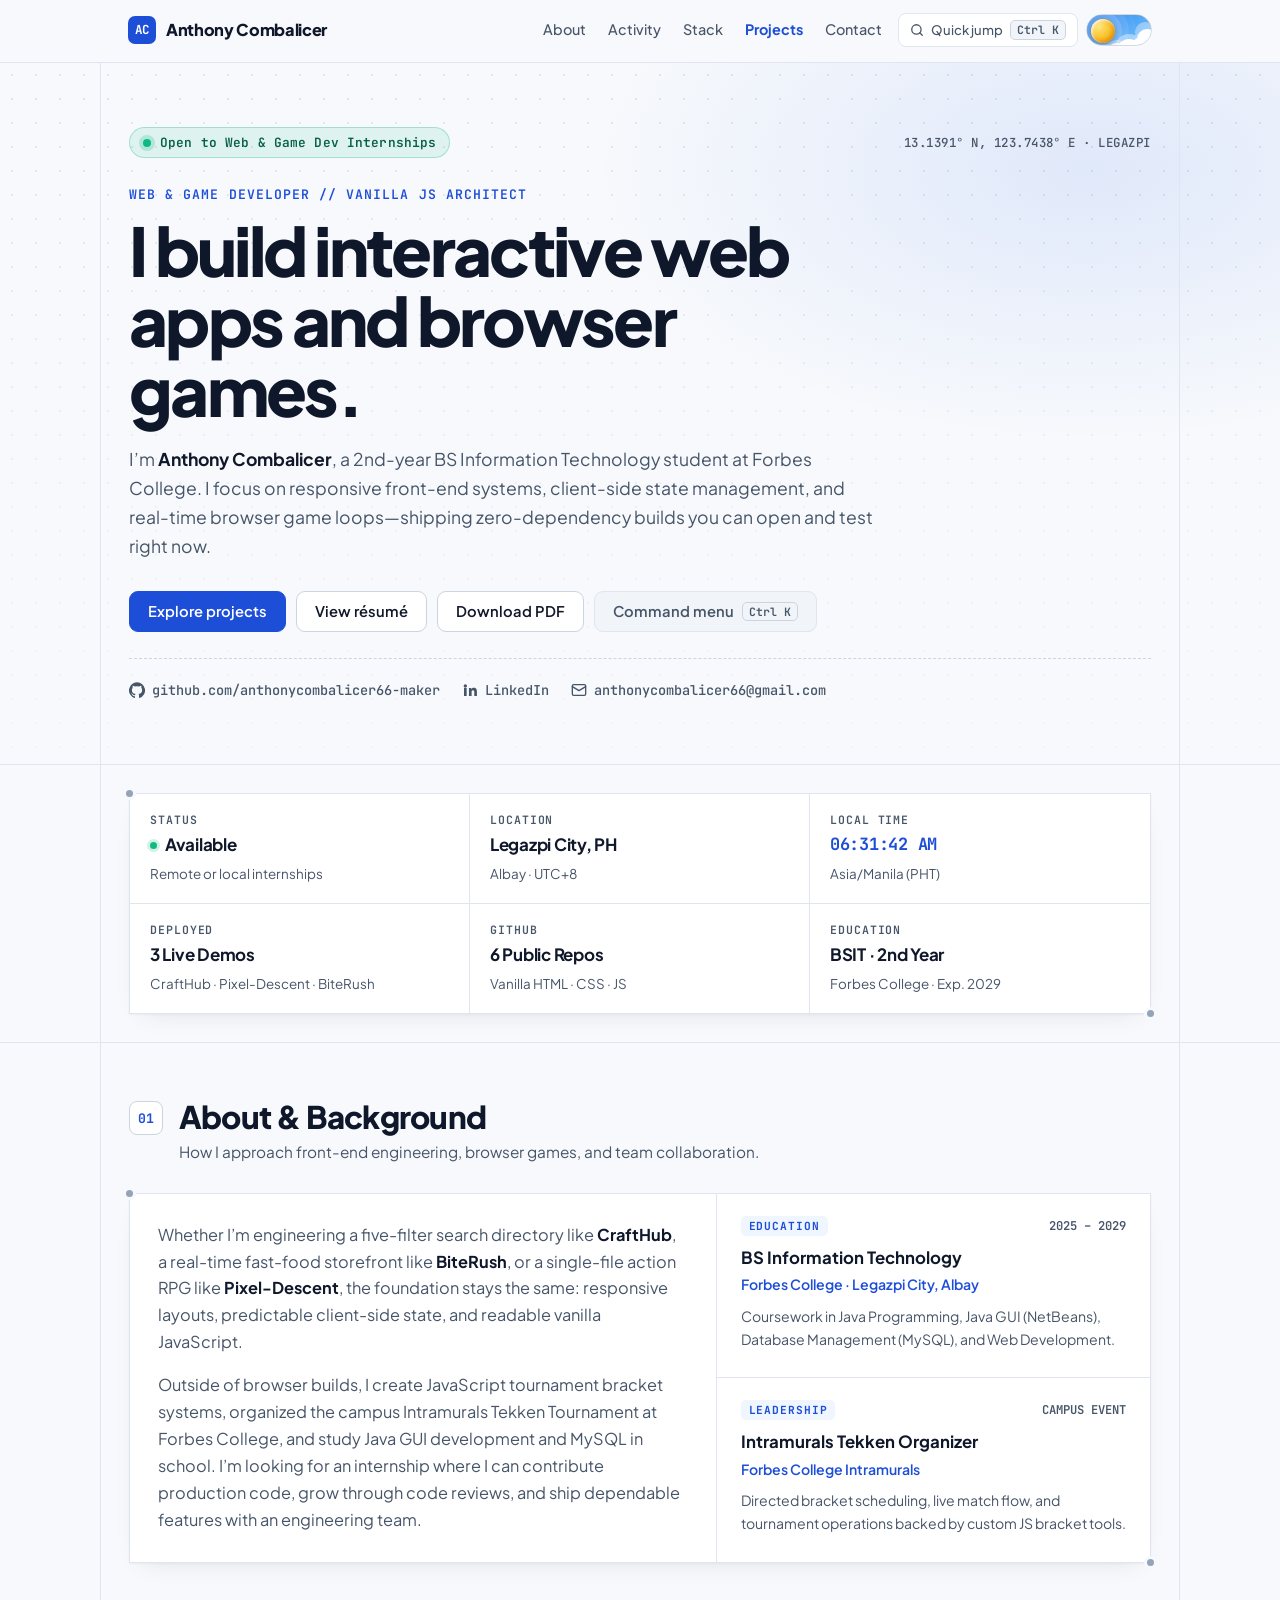
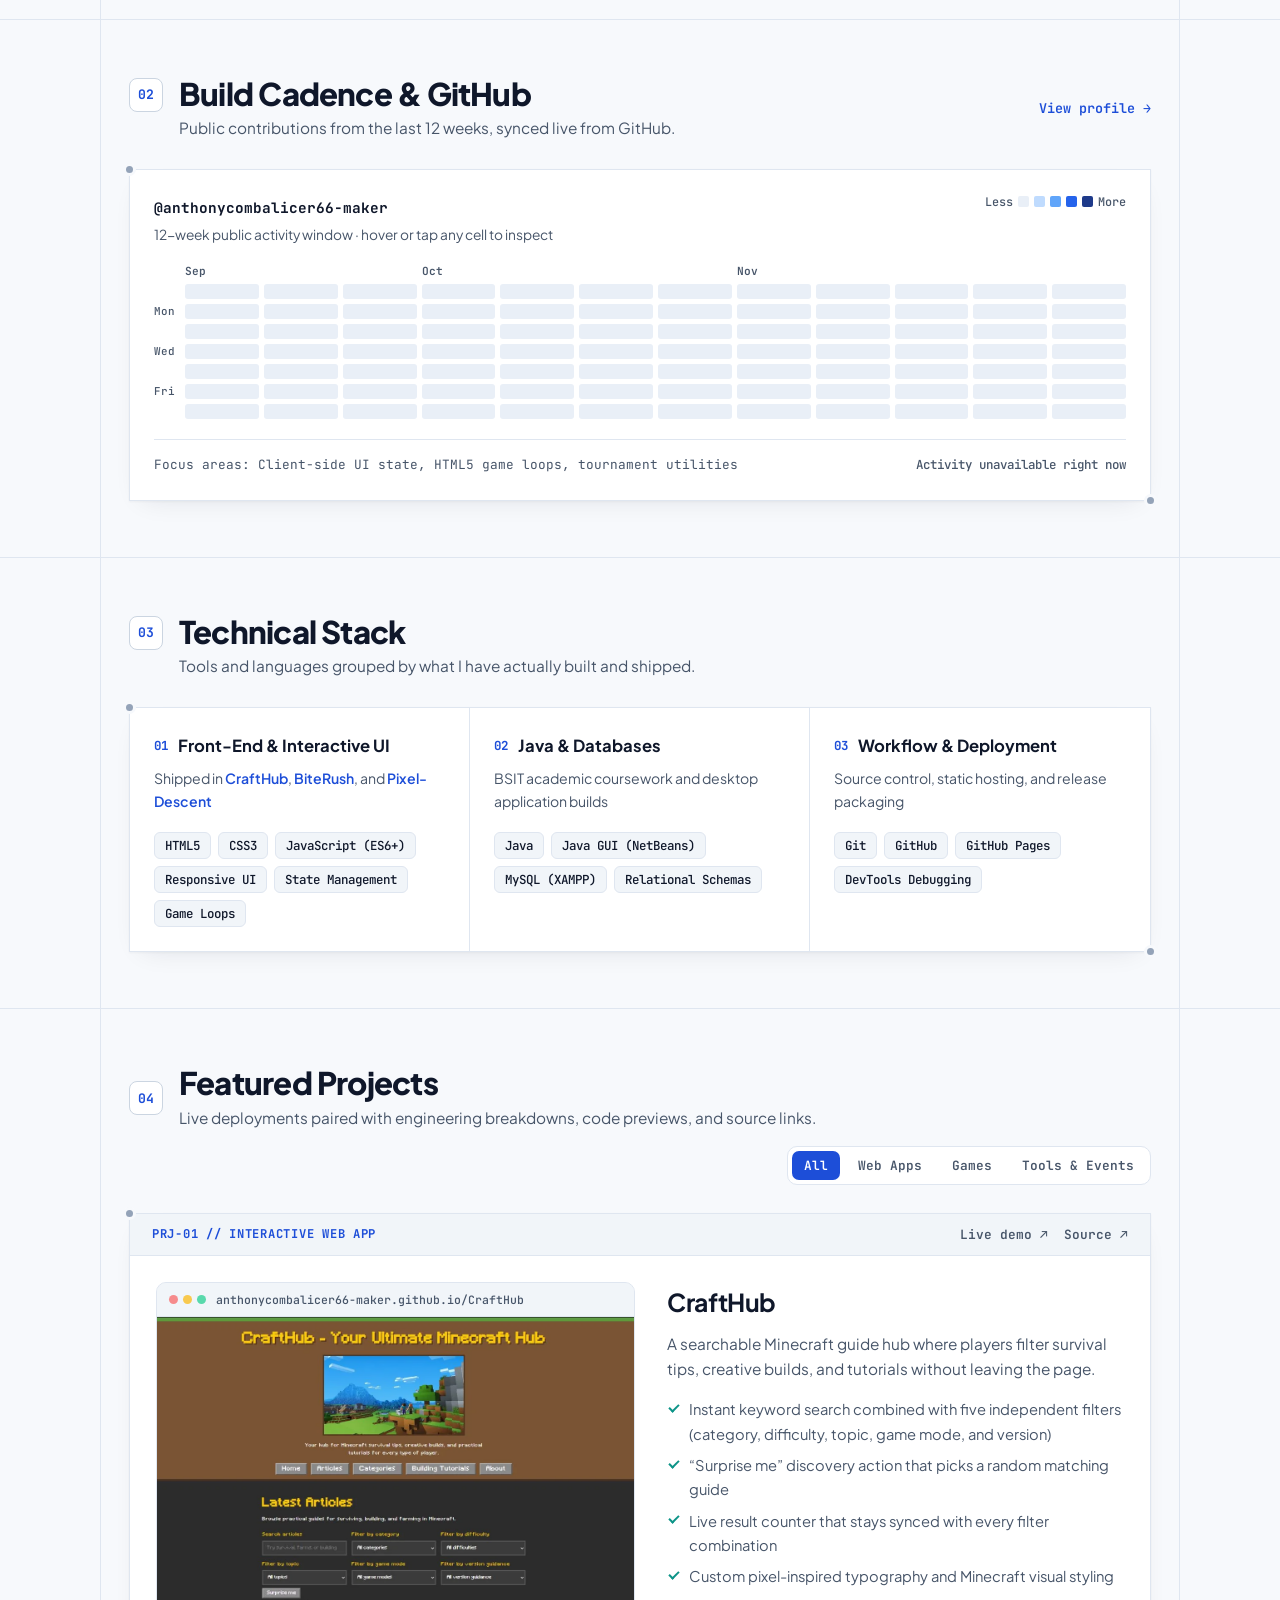
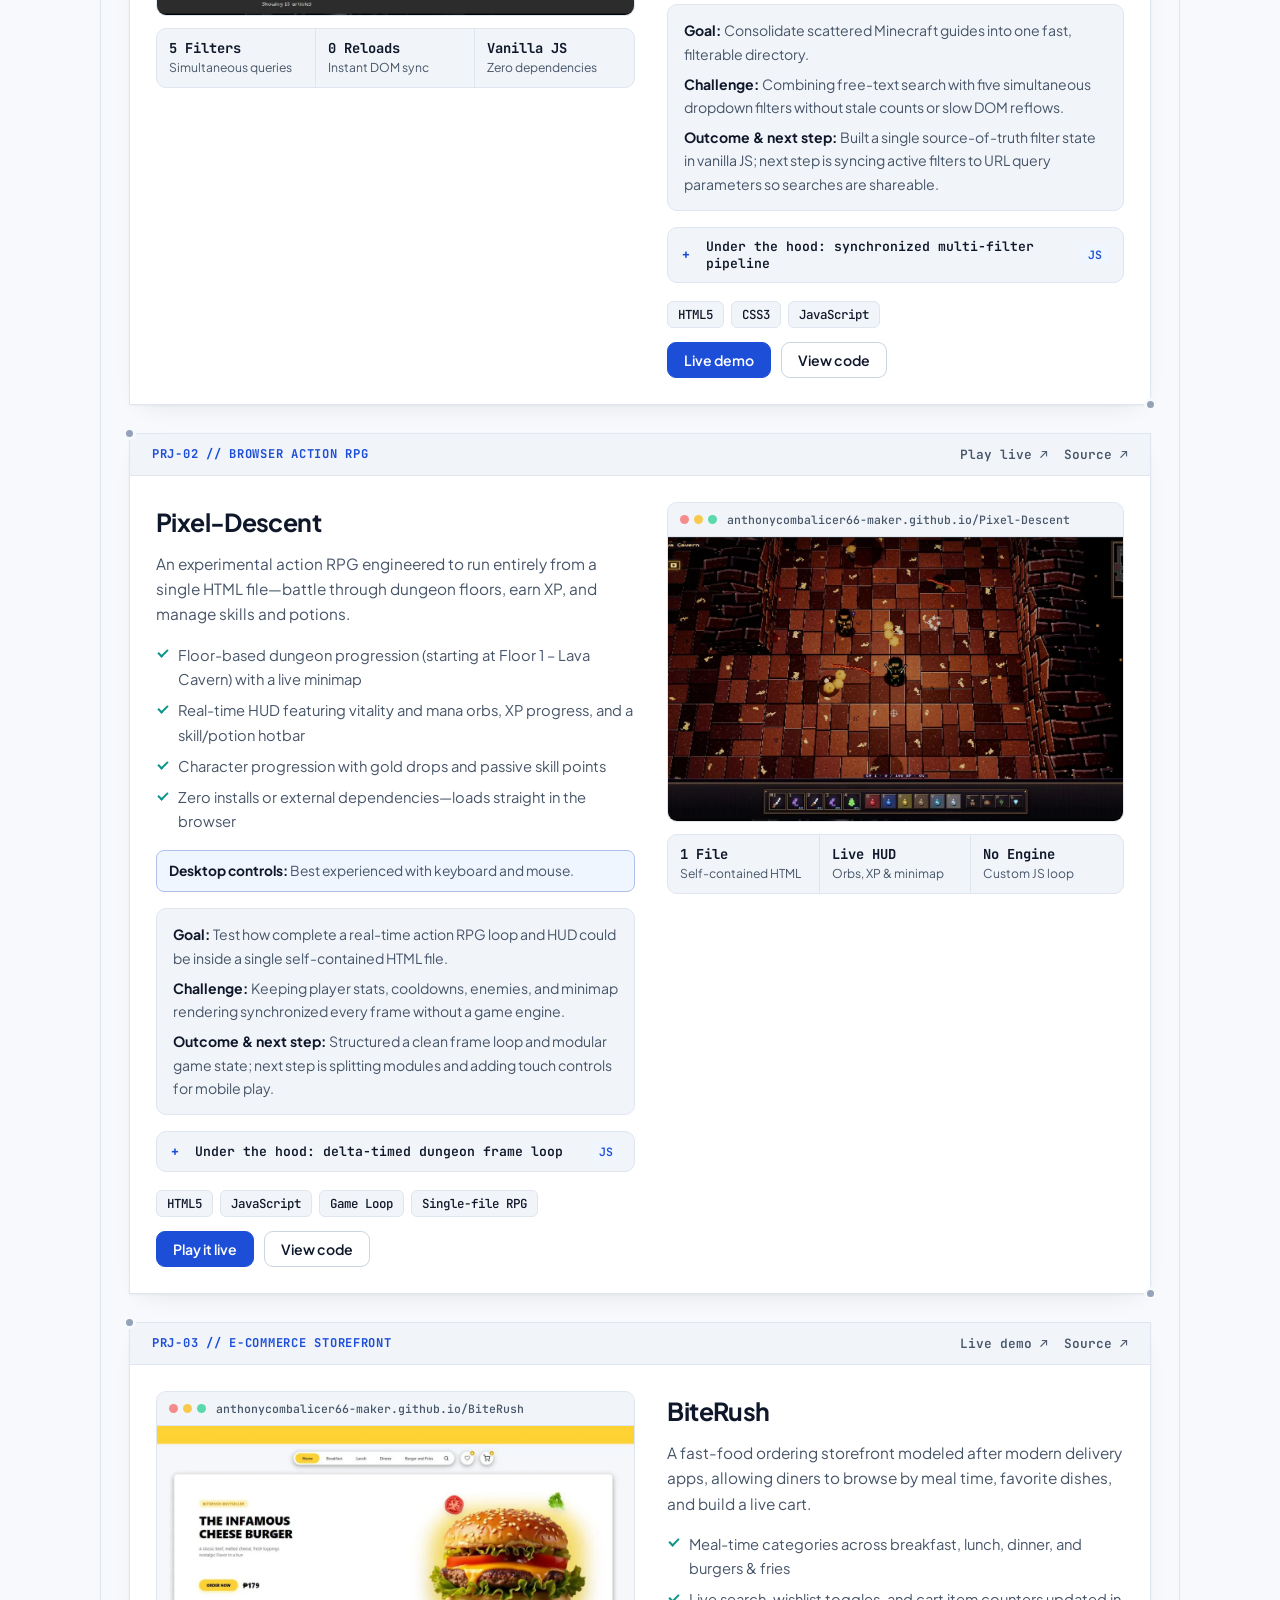
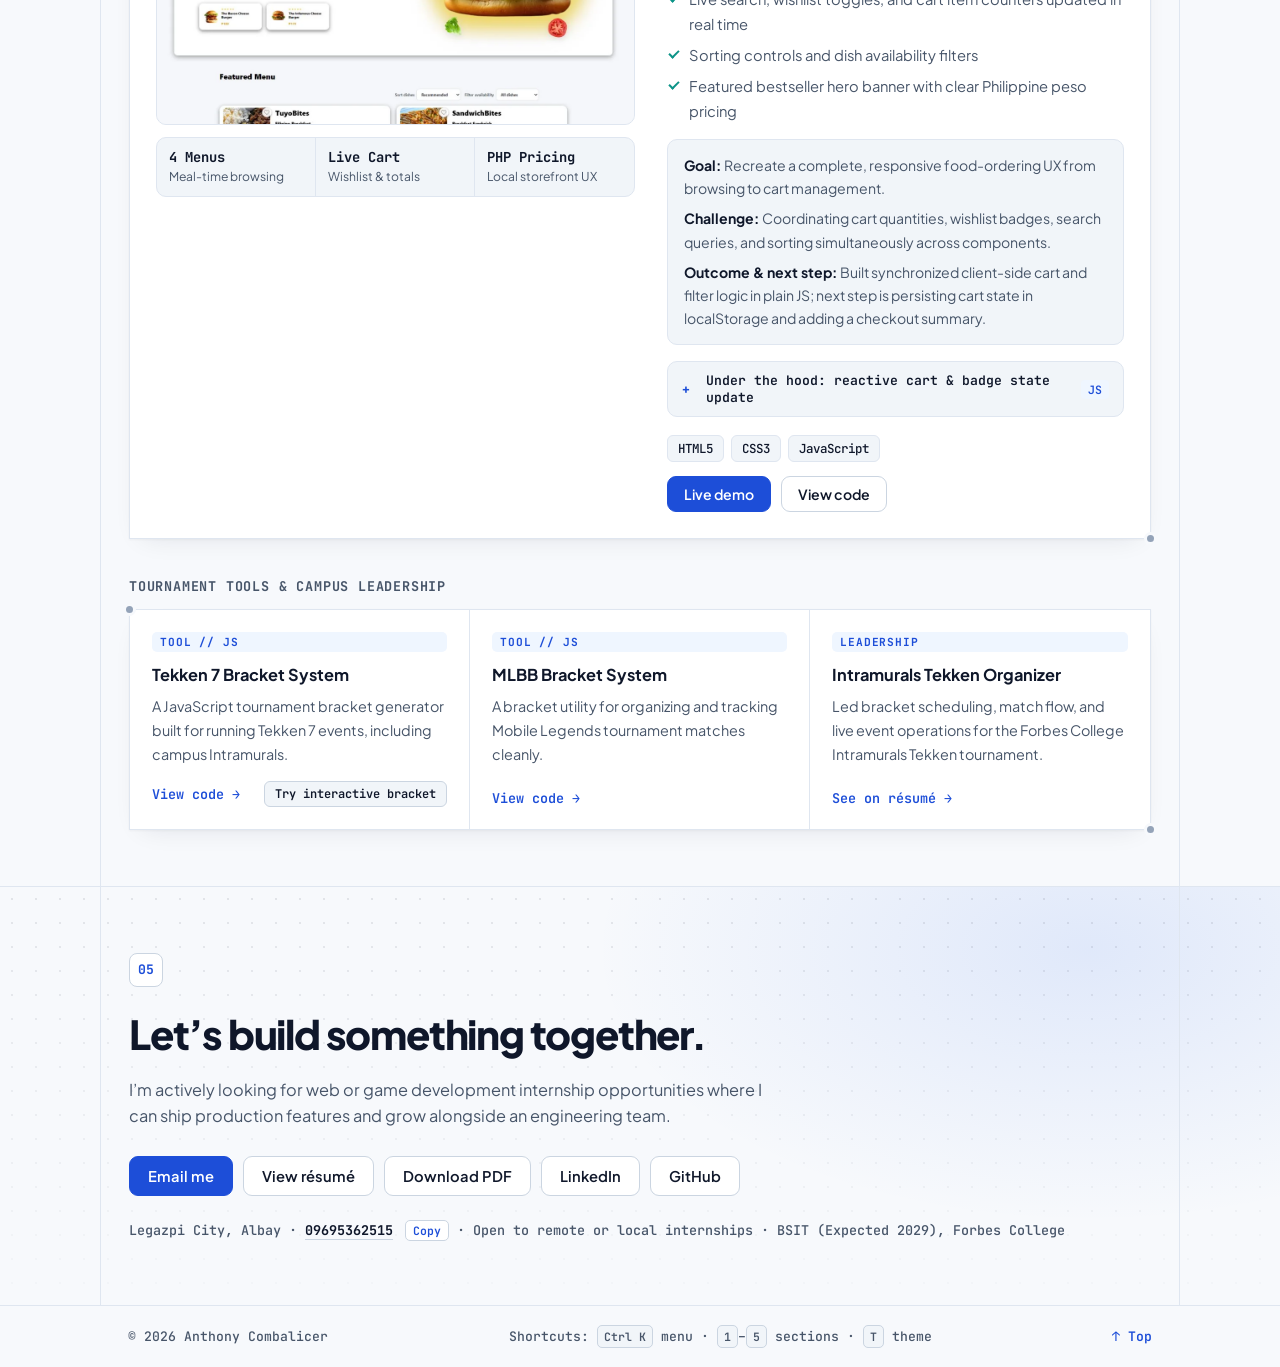
<file: index.html>
<!DOCTYPE html>
<html lang="en">
<head>
  <meta charset="utf-8">
  <meta name="viewport" content="width=device-width, initial-scale=1, viewport-fit=cover">
  <title>Anthony Combalicer | Web &amp; Game Developer</title>
  <meta name="description" content="Portfolio of Anthony Combalicer, a 2nd-year BSIT student at Forbes College building interactive web apps and browser games. Open to web and game development internships.">
  <meta name="theme-color" content="#f7f9fc">
  <link rel="canonical" href="https://anthonycombalicer66-maker.github.io/">

  <meta property="og:type" content="website">
  <meta property="og:url" content="https://anthonycombalicer66-maker.github.io/">
  <meta property="og:title" content="Anthony Combalicer | Web &amp; Game Developer">
  <meta property="og:description" content="BSIT student building interactive websites and browser games. Try live demos of CraftHub, Pixel-Descent, and BiteRush.">
  <meta property="og:image" content="https://anthonycombalicer66-maker.github.io/assets/og-card.png">
  <meta property="og:image:width" content="1200">
  <meta property="og:image:height" content="630">
  <meta name="twitter:card" content="summary_large_image">
  <meta name="twitter:title" content="Anthony Combalicer | Web &amp; Game Developer">
  <meta name="twitter:description" content="BSIT student building interactive websites and browser games. Live demos and source code included.">
  <meta name="twitter:image" content="https://anthonycombalicer66-maker.github.io/assets/og-card.png">

  <link rel="icon" href="data:image/svg+xml,%3Csvg xmlns='http://www.w3.org/2000/svg' viewBox='0 0 64 64'%3E%3Crect width='64' height='64' rx='14' fill='%231d4ed8'/%3E%3Ctext x='32' y='42' font-size='28' font-family='Arial' font-weight='700' text-anchor='middle' fill='white'%3EAC%3C/text%3E%3C/svg%3E">
  <link rel="preconnect" href="https://fonts.googleapis.com">
  <link rel="preconnect" href="https://fonts.gstatic.com" crossorigin>
  <link href="https://fonts.googleapis.com/css2?family=JetBrains+Mono:wght@400;500;600;700&family=Plus+Jakarta+Sans:wght@400;500;600;700;800&display=swap" rel="stylesheet">
  <link rel="stylesheet" href="styles.css">

  <script>
    (function () {
      try {
        var saved = localStorage.getItem("theme");
        var prefersDark = window.matchMedia && window.matchMedia("(prefers-color-scheme: dark)").matches;
        var isDark = saved === "dark" || (saved !== "light" && prefersDark);
        if (saved === "light" || saved === "dark") {
          document.documentElement.setAttribute("data-theme", saved);
        }
        var meta = document.querySelector('meta[name="theme-color"]');
        if (meta) meta.setAttribute("content", isDark ? "#080d18" : "#f7f9fc");
      } catch (e) {}
    })();
  </script>

  <script type="application/ld+json">
  {
    "@context": "https://schema.org",
    "@type": "Person",
    "name": "Anthony Combalicer",
    "jobTitle": "Web & Game Developer",
    "url": "https://anthonycombalicer66-maker.github.io/",
    "email": "mailto:anthonycombalicer66@gmail.com",
    "telephone": "+639695362515",
    "address": {
      "@type": "PostalAddress",
      "addressLocality": "Legazpi City",
      "addressRegion": "Albay",
      "addressCountry": "PH"
    },
    "alumniOf": {
      "@type": "CollegeOrUniversity",
      "name": "Forbes College"
    },
    "sameAs": [
      "https://github.com/anthonycombalicer66-maker",
      "https://www.linkedin.com/in/anthony-combalicer-28a39a403"
    ]
  }
  </script>
</head>
<body>
  <a class="skip-link" href="#top">Skip to main content</a>

  <header class="site-header">
    <div class="rail header-bar">
      <a class="brand" href="#top">
        <span class="brand-mark" aria-hidden="true">AC</span>
        <span class="brand-name">Anthony Combalicer</span>
      </a>

      <nav id="nav-links" class="nav-links" aria-label="Main navigation">
        <a href="#about">About</a>
        <a href="#activity">Activity</a>
        <a href="#skills">Stack</a>
        <a href="#projects">Projects</a>
        <a href="#contact">Contact</a>
      </nav>

      <div class="header-actions">
        <button id="cmd-trigger" class="icon-pill cmd-pill" type="button" aria-label="Open command palette">
          <svg width="14" height="14" viewBox="0 0 24 24" fill="none" stroke="currentColor" stroke-width="2.2" stroke-linecap="round" stroke-linejoin="round" aria-hidden="true"><circle cx="11" cy="11" r="8"/><path d="m21 21-4.3-4.3"/></svg>
          <span class="cmd-text">Quick jump</span>
          <kbd id="cmd-kbd" data-cmd-kbd>⌘K</kbd>
        </button>

        <button id="theme" class="theme-switch" type="button" role="switch" aria-checked="false" aria-label="Switch to dark mode" title="Toggle light / dark theme (T)">
          <span class="ts-sky" aria-hidden="true">
            <span class="ts-stars">
              <span class="ts-star ts-star--lg" style="top: 5px; left: 10px;"></span>
              <span class="ts-star ts-star--md" style="top: 15px; left: 20px;"></span>
              <span class="ts-star ts-star--sm" style="top: 8px; left: 26px;"></span>
              <span class="ts-star ts-star--dot" style="top: 22px; left: 11px;"></span>
              <span class="ts-star ts-star--dot" style="top: 6px; left: 19px;"></span>
              <span class="ts-star ts-star--dot" style="top: 21px; left: 28px;"></span>
            </span>
            <span class="ts-clouds ts-clouds--back"></span>
            <span class="ts-clouds ts-clouds--front"></span>
            <span class="ts-thumb-wrap">
              <span class="ts-halo ts-halo--3"></span>
              <span class="ts-halo ts-halo--2"></span>
              <span class="ts-halo ts-halo--1"></span>
              <span class="ts-orb">
                <span class="ts-moon">
                  <span class="ts-crater ts-crater--1"></span>
                  <span class="ts-crater ts-crater--2"></span>
                  <span class="ts-crater ts-crater--3"></span>
                </span>
              </span>
            </span>
          </span>
        </button>

        <button id="menu-toggle" class="icon-pill menu-toggle" type="button" aria-expanded="false" aria-controls="nav-links" aria-label="Open navigation menu">
          <span class="menu-bars" aria-hidden="true"></span>
          <span>Menu</span>
        </button>
      </div>
    </div>
    <div class="scroll-track" aria-hidden="true"><div id="scroll-progress" class="scroll-fill"></div></div>
  </header>

  <main id="top" class="page-shell">
    <section class="hero-band">
      <div class="hero-grid-bg" aria-hidden="true"></div>
      <div class="rail hero-inner">
        <div class="hero-meta-bar">
          <span class="status-pill">
            <span class="pulse-dot" aria-hidden="true"></span>
            Open to Web &amp; Game Dev Internships
          </span>
          <span class="coord-tag">13.1391° N, 123.7438° E · LEGAZPI</span>
        </div>

        <p class="hero-eyebrow" data-scramble="WEB &amp; GAME DEVELOPER // VANILLA JS ARCHITECT">WEB &amp; GAME DEVELOPER // VANILLA JS ARCHITECT</p>
        <h1 class="hero-title">I build interactive web apps and browser games.</h1>
        <p class="hero-lead">
          I’m <strong>Anthony Combalicer</strong>, a 2nd-year BS Information Technology student at Forbes College.
          I focus on responsive front-end systems, client-side state management, and real-time browser game loops—shipping zero-dependency builds you can open and test right now.
        </p>

        <div class="btns hero-btns">
          <a class="btn primary" href="#projects">Explore projects</a>
          <a class="btn ghost" href="resume.html" target="_blank" rel="noopener">View résumé</a>
          <a class="btn ghost" href="assets/Anthony_Combalicer_Resume.pdf" download="Anthony_Combalicer_Resume.pdf">Download PDF</a>
          <button class="btn subtle" type="button" data-open-cmd>
            <span>Command menu</span>
            <kbd data-cmd-kbd>⌘K</kbd>
          </button>
        </div>

        <ul class="quick-links" aria-label="Direct profiles and contact">
          <li>
            <a href="https://github.com/anthonycombalicer66-maker" target="_blank" rel="noopener">
              <svg width="16" height="16" viewBox="0 0 24 24" fill="currentColor" aria-hidden="true"><path d="M12 .5a12 12 0 0 0-3.79 23.39c.6.11.82-.26.82-.58v-2.04c-3.34.73-4.04-1.61-4.04-1.61-.55-1.38-1.33-1.75-1.33-1.75-1.09-.74.08-.73.08-.73 1.2.09 1.84 1.24 1.84 1.24 1.07 1.83 2.81 1.3 3.49 1 .11-.78.42-1.3.76-1.6-2.67-.3-5.47-1.33-5.47-5.93 0-1.31.47-2.38 1.24-3.22-.12-.3-.54-1.52.12-3.18 0 0 1.01-.32 3.3 1.23a11.5 11.5 0 0 1 6 0c2.29-1.55 3.3-1.23 3.3-1.23.66 1.66.24 2.88.12 3.18.77.84 1.24 1.91 1.24 3.22 0 4.61-2.81 5.62-5.49 5.92.43.37.82 1.1.82 2.22v3.29c0 .32.22.7.83.58A12 12 0 0 0 12 .5Z"/></svg>
              <span>github.com/anthonycombalicer66-maker</span>
            </a>
          </li>
          <li>
            <a href="https://www.linkedin.com/in/anthony-combalicer-28a39a403" target="_blank" rel="noopener">
              <svg width="16" height="16" viewBox="0 0 24 24" fill="currentColor" aria-hidden="true"><path d="M4.98 3.5a2.5 2.5 0 1 1 0 5 2.5 2.5 0 0 1 0-5ZM3 9h4v12H3V9Zm7 0h3.8v1.64h.05c.53-1 1.83-2.06 3.77-2.06 4.03 0 4.78 2.65 4.78 6.1V21h-4v-5.58c0-1.33-.02-3.04-1.85-3.04-1.86 0-2.14 1.45-2.14 2.94V21h-4V9Z"/></svg>
              <span>LinkedIn</span>
            </a>
          </li>
          <li>
            <a href="https://mail.google.com/mail/?view=cm&fs=1&to=anthonycombalicer66@gmail.com&su=Internship%20Inquiry" target="_blank" rel="noopener" data-email-trigger>
              <svg width="16" height="16" viewBox="0 0 24 24" fill="none" stroke="currentColor" stroke-width="2" stroke-linecap="round" stroke-linejoin="round" aria-hidden="true"><rect x="2" y="4" width="20" height="16" rx="2"/><path d="m22 7-10 6L2 7"/></svg>
              <span>anthonycombalicer66@gmail.com</span>
            </a>
          </li>
        </ul>
      </div>
    </section>

    <div class="bento-band">
      <div class="rail">
        <div class="bento-grid node-frame">
          <div class="bento-cell">
            <span class="cell-label">Status</span>
            <strong class="cell-value status-value"><span class="pulse-dot sm" aria-hidden="true"></span>Available</strong>
            <span class="cell-sub">Remote or local internships</span>
          </div>
          <div class="bento-cell">
            <span class="cell-label">Location</span>
            <strong class="cell-value">Legazpi City, PH</strong>
            <span class="cell-sub">Albay · UTC+8</span>
          </div>
          <div class="bento-cell">
            <span class="cell-label">Local Time</span>
            <strong class="cell-value mono-val"><time id="local-time">--:--:--</time></strong>
            <span class="cell-sub" id="local-tz">Asia/Manila (PHT)</span>
          </div>
          <div class="bento-cell">
            <span class="cell-label">Deployed</span>
            <strong class="cell-value">3 Live Demos</strong>
            <span class="cell-sub">CraftHub · Pixel-Descent · BiteRush</span>
          </div>
          <div class="bento-cell">
            <span class="cell-label">GitHub</span>
            <strong class="cell-value" id="gh-repo-stat">6 Public Repos</strong>
            <span class="cell-sub" id="gh-sync-sub">Vanilla HTML · CSS · JS</span>
          </div>
          <div class="bento-cell">
            <span class="cell-label">Education</span>
            <strong class="cell-value">BSIT · 2nd Year</strong>
            <span class="cell-sub">Forbes College · Exp. 2029</span>
          </div>
        </div>
      </div>
    </div>

    <section id="about" class="band">
      <div class="rail">
        <div class="band-head">
          <span class="band-index">01</span>
          <div>
            <h2>About &amp; Background</h2>
            <p class="band-sub">How I approach front-end engineering, browser games, and team collaboration.</p>
          </div>
        </div>

        <div class="about-grid node-frame">
          <div class="about-copy">
            <p>
              Whether I’m engineering a five-filter search directory like <strong>CraftHub</strong>, a real-time fast-food storefront like <strong>BiteRush</strong>, or a single-file action RPG like <strong>Pixel-Descent</strong>, the foundation stays the same: responsive layouts, predictable client-side state, and readable vanilla JavaScript.
            </p>
            <p>
              Outside of browser builds, I create JavaScript tournament bracket systems, organized the campus Intramurals Tekken Tournament at Forbes College, and study Java GUI development and MySQL in school. I’m looking for an internship where I can contribute production code, grow through code reviews, and ship dependable features with an engineering team.
            </p>
          </div>

          <div class="about-cards">
            <div class="info-card">
              <div class="info-top">
                <span class="mono-chip">EDUCATION</span>
                <span class="info-year">2025 – 2029</span>
              </div>
              <h3>BS Information Technology</h3>
              <p class="info-org">Forbes College · Legazpi City, Albay</p>
              <p class="info-desc">Coursework in Java Programming, Java GUI (NetBeans), Database Management (MySQL), and Web Development.</p>
            </div>

            <div class="info-card">
              <div class="info-top">
                <span class="mono-chip">LEADERSHIP</span>
                <span class="info-year">CAMPUS EVENT</span>
              </div>
              <h3>Intramurals Tekken Organizer</h3>
              <p class="info-org">Forbes College Intramurals</p>
              <p class="info-desc">Directed bracket scheduling, live match flow, and tournament operations backed by custom JS bracket tools.</p>
            </div>
          </div>
        </div>
      </div>
    </section>

    <section id="activity" class="band">
      <div class="rail">
        <div class="band-head">
          <span class="band-index">02</span>
          <div>
            <h2>Build Cadence &amp; GitHub</h2>
            <p class="band-sub">Public contributions from the last 12 weeks, synced live from GitHub.</p>
          </div>
          <a class="head-link" href="https://github.com/anthonycombalicer66-maker" target="_blank" rel="noopener">View profile &rarr;</a>
        </div>

        <div class="activity-card node-frame">
          <div class="activity-top">
            <div>
              <span class="mono-label">@anthonycombalicer66-maker</span>
              <p class="activity-meta" id="gh-activity-note">12-week public activity window · hover or tap any cell to inspect</p>
            </div>
            <div class="heat-legend" aria-hidden="true">
              <span>Less</span>
              <i class="lv-0"></i>
              <i class="lv-1"></i>
              <i class="lv-2"></i>
              <i class="lv-3"></i>
              <i class="lv-4"></i>
              <span>More</span>
            </div>
          </div>

          <div class="heatmap-shell">
            <div class="heatmap-days" aria-hidden="true">
              <span></span>
              <span>Mon</span>
              <span></span>
              <span>Wed</span>
              <span></span>
              <span>Fri</span>
              <span></span>
            </div>
            <div class="heatmap-wrap">
              <div id="gh-months" class="heatmap-months" aria-hidden="true"></div>
              <div id="gh-heatmap" class="heatmap-grid" role="group" aria-label="12-week coding activity overview"></div>
            </div>
          </div>

          <div class="activity-foot">
            <span id="heat-readout" class="heat-readout">Focus areas: Client-side UI state, HTML5 game loops, tournament utilities</span>
            <span class="mono-muted" id="gh-updated-tag">GitHub Pages · Live</span>
          </div>

          <div id="gh-recent-feed" class="recent-feed" aria-label="Recent public repository updates"></div>
        </div>
      </div>
    </section>

    <section id="skills" class="band">
      <div class="rail">
        <div class="band-head">
          <span class="band-index">03</span>
          <div>
            <h2>Technical Stack</h2>
            <p class="band-sub">Tools and languages grouped by what I have actually built and shipped.</p>
          </div>
        </div>

        <div class="stack-grid node-frame">
          <div class="stack-cell">
            <div class="stack-head">
              <span class="stack-num">01</span>
              <h3>Front-End &amp; Interactive UI</h3>
            </div>
            <p class="stack-used">
              Shipped in <a href="#project-crafthub">CraftHub</a>, <a href="#project-biterush">BiteRush</a>, and <a href="#project-pixel-descent">Pixel-Descent</a>
            </p>
            <ul class="tags">
              <li>HTML5</li>
              <li>CSS3</li>
              <li>JavaScript (ES6+)</li>
              <li>Responsive UI</li>
              <li>State Management</li>
              <li>Game Loops</li>
            </ul>
          </div>

          <div class="stack-cell">
            <div class="stack-head">
              <span class="stack-num">02</span>
              <h3>Java &amp; Databases</h3>
            </div>
            <p class="stack-used">BSIT academic coursework and desktop application builds</p>
            <ul class="tags">
              <li>Java</li>
              <li>Java GUI (NetBeans)</li>
              <li>MySQL (XAMPP)</li>
              <li>Relational Schemas</li>
            </ul>
          </div>

          <div class="stack-cell">
            <div class="stack-head">
              <span class="stack-num">03</span>
              <h3>Workflow &amp; Deployment</h3>
            </div>
            <p class="stack-used">Source control, static hosting, and release packaging</p>
            <ul class="tags">
              <li>Git</li>
              <li>GitHub</li>
              <li>GitHub Pages</li>
              <li>DevTools Debugging</li>
            </ul>
          </div>
        </div>
      </div>
    </section>

    <section id="projects" class="band">
      <div class="rail">
        <div class="band-head projects-head">
          <span class="band-index">04</span>
          <div>
            <h2>Featured Projects</h2>
            <p class="band-sub">Live deployments paired with engineering breakdowns, code previews, and source links.</p>
          </div>
          <div class="filter-bar" role="tablist" aria-label="Filter projects by category">
            <button class="filter-btn is-active" type="button" role="tab" aria-selected="true" data-filter="all">All</button>
            <button class="filter-btn" type="button" role="tab" aria-selected="false" data-filter="web">Web Apps</button>
            <button class="filter-btn" type="button" role="tab" aria-selected="false" data-filter="game">Games</button>
            <button class="filter-btn" type="button" role="tab" aria-selected="false" data-filter="tools">Tools &amp; Events</button>
          </div>
        </div>

        <div class="cases-stack">
          <article id="project-crafthub" class="case-card node-frame" data-category="web" data-repo="CraftHub">
            <div class="case-meta">
              <span class="case-id">PRJ-01 // INTERACTIVE WEB APP <span class="repo-stamp" data-repo-stamp></span></span>
              <div class="case-links-top">
                <a href="https://anthonycombalicer66-maker.github.io/CraftHub/" target="_blank" rel="noopener">Live demo &nearr;</a>
                <a href="https://github.com/anthonycombalicer66-maker/CraftHub" target="_blank" rel="noopener">Source &nearr;</a>
              </div>
            </div>

            <div class="case-body">
              <div class="case-visual">
                <div class="frame">
                  <div class="chrome" aria-hidden="true">
                    <span class="dots"><i></i><i></i><i></i></span>
                    <span class="chrome-url">anthonycombalicer66-maker.github.io/CraftHub</span>
                  </div>
                  <button type="button" aria-label="Enlarge CraftHub screenshot">
                    <picture>
                      <source srcset="assets/crafthub.webp" type="image/webp">
                      <img src="assets/crafthub.jpg" alt="CraftHub home page showing a Minecraft landscape, navigation buttons, and multi-filter article directory" width="1400" height="718" loading="lazy" decoding="async">
                    </picture>
                  </button>
                </div>

                <div class="metric-strip">
                  <div><b>5 Filters</b><span>Simultaneous queries</span></div>
                  <div><b>0 Reloads</b><span>Instant DOM sync</span></div>
                  <div><b>Vanilla JS</b><span>Zero dependencies</span></div>
                </div>
              </div>

              <div class="case-content">
                <h3 data-scramble="CraftHub">CraftHub</h3>
                <p class="case-lead">A searchable Minecraft guide hub where players filter survival tips, creative builds, and tutorials without leaving the page.</p>

                <ul class="feat">
                  <li>Instant keyword search combined with five independent filters (category, difficulty, topic, game mode, and version)</li>
                  <li>“Surprise me” discovery action that picks a random matching guide</li>
                  <li>Live result counter that stays synced with every filter combination</li>
                  <li>Custom pixel-inspired typography and Minecraft visual styling</li>
                </ul>

                <dl class="story">
                  <div><dt>Goal</dt><dd>Consolidate scattered Minecraft guides into one fast, filterable directory.</dd></div>
                  <div><dt>Challenge</dt><dd>Combining free-text search with five simultaneous dropdown filters without stale counts or slow DOM reflows.</dd></div>
                  <div><dt>Outcome &amp; next step</dt><dd>Built a single source-of-truth filter state in vanilla JS; next step is syncing active filters to URL query parameters so searches are shareable.</dd></div>
                </dl>

                <details class="code-drawer">
                  <summary><span>Under the hood: synchronized multi-filter pipeline</span><span class="drawer-tag">JS</span></summary>
                  <div class="code-toolbar">
                    <span class="code-file">filter.js</span>
                    <button class="copy-code-btn" type="button">Copy snippet</button>
                  </div>
                  <pre><code>function filterGuides(guides, state) {
  const q = state.query.trim().toLowerCase();
  return guides.filter((item) =&gt; {
    const matchesText = !q || item.title.toLowerCase().includes(q) || item.tags.some((t) =&gt; t.includes(q));
    return matchesText
      &amp;&amp; (state.category === "all" || item.category === state.category)
      &amp;&amp; (state.difficulty === "all" || item.difficulty === state.difficulty)
      &amp;&amp; (state.mode === "all" || item.mode === state.mode);
  });
}</code></pre>
                </details>

                <div class="case-foot">
                  <ul class="tags">
                    <li>HTML5</li>
                    <li>CSS3</li>
                    <li>JavaScript</li>
                  </ul>
                  <div class="btns">
                    <a class="btn primary" href="https://anthonycombalicer66-maker.github.io/CraftHub/" target="_blank" rel="noopener">Live demo</a>
                    <a class="btn ghost" href="https://github.com/anthonycombalicer66-maker/CraftHub" target="_blank" rel="noopener">View code</a>
                  </div>
                </div>
              </div>
            </div>
          </article>

          <article id="project-pixel-descent" class="case-card node-frame" data-category="game" data-repo="Pixel-Descent">
            <div class="case-meta">
              <span class="case-id">PRJ-02 // BROWSER ACTION RPG <span class="repo-stamp" data-repo-stamp></span></span>
              <div class="case-links-top">
                <a href="https://anthonycombalicer66-maker.github.io/Pixel-Descent/" target="_blank" rel="noopener">Play live &nearr;</a>
                <a href="https://github.com/anthonycombalicer66-maker/Pixel-Descent" target="_blank" rel="noopener">Source &nearr;</a>
              </div>
            </div>

            <div class="case-body rev">
              <div class="case-visual">
                <div class="frame">
                  <div class="chrome" aria-hidden="true">
                    <span class="dots"><i></i><i></i><i></i></span>
                    <span class="chrome-url">anthonycombalicer66-maker.github.io/Pixel-Descent</span>
                  </div>
                  <button type="button" aria-label="Enlarge Pixel-Descent screenshot">
                    <picture>
                      <source srcset="assets/pixel-descent.webp" type="image/webp">
                      <img src="assets/pixel-descent.jpg" alt="Pixel-Descent gameplay in Floor 1 Lava Cavern showing a live minimap, vitality and mana orbs, and skill hotbar" width="1400" height="719" loading="lazy" decoding="async">
                    </picture>
                  </button>
                </div>

                <div class="metric-strip">
                  <div><b>1 File</b><span>Self-contained HTML</span></div>
                  <div><b>Live HUD</b><span>Orbs, XP &amp; minimap</span></div>
                  <div><b>No Engine</b><span>Custom JS loop</span></div>
                </div>
              </div>

              <div class="case-content">
                <h3 data-scramble="Pixel-Descent">Pixel-Descent</h3>
                <p class="case-lead">An experimental action RPG engineered to run entirely from a single HTML file—battle through dungeon floors, earn XP, and manage skills and potions.</p>

                <ul class="feat">
                  <li>Floor-based dungeon progression (starting at Floor 1 – Lava Cavern) with a live minimap</li>
                  <li>Real-time HUD featuring vitality and mana orbs, XP progress, and a skill/potion hotbar</li>
                  <li>Character progression with gold drops and passive skill points</li>
                  <li>Zero installs or external dependencies—loads straight in the browser</li>
                </ul>

                <p class="play-note"><strong>Desktop controls:</strong> Best experienced with keyboard and mouse.</p>

                <dl class="story">
                  <div><dt>Goal</dt><dd>Test how complete a real-time action RPG loop and HUD could be inside a single self-contained HTML file.</dd></div>
                  <div><dt>Challenge</dt><dd>Keeping player stats, cooldowns, enemies, and minimap rendering synchronized every frame without a game engine.</dd></div>
                  <div><dt>Outcome &amp; next step</dt><dd>Structured a clean frame loop and modular game state; next step is splitting modules and adding touch controls for mobile play.</dd></div>
                </dl>

                <details class="code-drawer">
                  <summary><span>Under the hood: delta-timed dungeon frame loop</span><span class="drawer-tag">JS</span></summary>
                  <div class="code-toolbar">
                    <span class="code-file">loop.js</span>
                    <button class="copy-code-btn" type="button">Copy snippet</button>
                  </div>
                  <pre><code>let lastTick = performance.now();
function gameLoop(now) {
  const dt = Math.min((now - lastTick) / 1000, 0.05);
  lastTick = now;
  updatePlayer(dt);
  updateEnemiesAndProjectiles(dt);
  renderDungeonCanvas();
  syncHudOrbsAndMinimap();
  requestAnimationFrame(gameLoop);
}</code></pre>
                </details>

                <div class="case-foot">
                  <ul class="tags">
                    <li>HTML5</li>
                    <li>JavaScript</li>
                    <li>Game Loop</li>
                    <li>Single-file RPG</li>
                  </ul>
                  <div class="btns">
                    <a class="btn primary" href="https://anthonycombalicer66-maker.github.io/Pixel-Descent/" target="_blank" rel="noopener">Play it live</a>
                    <a class="btn ghost" href="https://github.com/anthonycombalicer66-maker/Pixel-Descent" target="_blank" rel="noopener">View code</a>
                  </div>
                </div>
              </div>
            </div>
          </article>

          <article id="project-biterush" class="case-card node-frame" data-category="web" data-repo="BiteRushAndCraftHub-Updated-">
            <div class="case-meta">
              <span class="case-id">PRJ-03 // E-COMMERCE STOREFRONT <span class="repo-stamp" data-repo-stamp></span></span>
              <div class="case-links-top">
                <a href="https://anthonycombalicer66-maker.github.io/BiteRush/" target="_blank" rel="noopener">Live demo &nearr;</a>
                <a href="https://github.com/anthonycombalicer66-maker/BiteRushAndCraftHub-Updated-" target="_blank" rel="noopener">Source &nearr;</a>
              </div>
            </div>

            <div class="case-body">
              <div class="case-visual">
                <div class="frame">
                  <div class="chrome" aria-hidden="true">
                    <span class="dots"><i></i><i></i><i></i></span>
                    <span class="chrome-url">anthonycombalicer66-maker.github.io/BiteRush</span>
                  </div>
                  <button type="button" aria-label="Enlarge BiteRush screenshot">
                    <picture>
                      <source srcset="assets/biterush.webp" type="image/webp">
                      <img src="assets/biterush.jpg" alt="BiteRush storefront featuring The Infamous Cheese Burger banner, meal-time tabs, and sortable featured menu" width="1400" height="712" loading="lazy" decoding="async">
                    </picture>
                  </button>
                </div>

                <div class="metric-strip">
                  <div><b>4 Menus</b><span>Meal-time browsing</span></div>
                  <div><b>Live Cart</b><span>Wishlist &amp; totals</span></div>
                  <div><b>PHP Pricing</b><span>Local storefront UX</span></div>
                </div>
              </div>

              <div class="case-content">
                <h3 data-scramble="BiteRush">BiteRush</h3>
                <p class="case-lead">A fast-food ordering storefront modeled after modern delivery apps, allowing diners to browse by meal time, favorite dishes, and build a live cart.</p>

                <ul class="feat">
                  <li>Meal-time categories across breakfast, lunch, dinner, and burgers &amp; fries</li>
                  <li>Live search, wishlist toggles, and cart item counters updated in real time</li>
                  <li>Sorting controls and dish availability filters</li>
                  <li>Featured bestseller hero banner with clear Philippine peso pricing</li>
                </ul>

                <dl class="story">
                  <div><dt>Goal</dt><dd>Recreate a complete, responsive food-ordering UX from browsing to cart management.</dd></div>
                  <div><dt>Challenge</dt><dd>Coordinating cart quantities, wishlist badges, search queries, and sorting simultaneously across components.</dd></div>
                  <div><dt>Outcome &amp; next step</dt><dd>Built synchronized client-side cart and filter logic in plain JS; next step is persisting cart state in localStorage and adding a checkout summary.</dd></div>
                </dl>

                <details class="code-drawer">
                  <summary><span>Under the hood: reactive cart &amp; badge state update</span><span class="drawer-tag">JS</span></summary>
                  <div class="code-toolbar">
                    <span class="code-file">cart.js</span>
                    <button class="copy-code-btn" type="button">Copy snippet</button>
                  </div>
                  <pre><code>function updateCartItem(menuId, delta) {
  const nextQty = (cartState.get(menuId) || 0) + delta;
  if (nextQty &lt;= 0) cartState.delete(menuId);
  else cartState.set(menuId, nextQty);
  const totalCount = Array.from(cartState.values()).reduce((sum, n) =&gt; sum + n, 0);
  cartBadgeEl.textContent = String(totalCount);
  renderCartSummary();
}</code></pre>
                </details>

                <div class="case-foot">
                  <ul class="tags">
                    <li>HTML5</li>
                    <li>CSS3</li>
                    <li>JavaScript</li>
                  </ul>
                  <div class="btns">
                    <a class="btn primary" href="https://anthonycombalicer66-maker.github.io/BiteRush/" target="_blank" rel="noopener">Live demo</a>
                    <a class="btn ghost" href="https://github.com/anthonycombalicer66-maker/BiteRushAndCraftHub-Updated-" target="_blank" rel="noopener">View code</a>
                  </div>
                </div>
              </div>
            </div>
          </article>
        </div>

        <div id="tools-block" class="tools-block" data-category="tools">
          <h3 class="sub-heading">Tournament tools &amp; campus leadership</h3>
          <div class="minis-grid node-frame">
            <div class="mini-cell">
              <span class="mono-chip">TOOL // JS</span>
              <h4>Tekken 7 Bracket System</h4>
              <p>A JavaScript tournament bracket generator built for running Tekken 7 events, including campus Intramurals.</p>
              <div class="mini-links">
                <a href="https://github.com/anthonycombalicer66-maker/Tekken-7-Bracket-System" target="_blank" rel="noopener">View code &rarr;</a>
                <button id="bracket-sim-toggle" class="mini-sim-btn" type="button" aria-expanded="false" aria-controls="bracket-sim-panel">Try interactive bracket</button>
              </div>
            </div>
            <div class="mini-cell">
              <span class="mono-chip">TOOL // JS</span>
              <h4>MLBB Bracket System</h4>
              <p>A bracket utility for organizing and tracking Mobile Legends tournament matches cleanly.</p>
              <a href="https://github.com/anthonycombalicer66-maker/MLBB-Bracket-System" target="_blank" rel="noopener">View code &rarr;</a>
            </div>
            <div class="mini-cell">
              <span class="mono-chip">LEADERSHIP</span>
              <h4>Intramurals Tekken Organizer</h4>
              <p>Led bracket scheduling, match flow, and live event operations for the Forbes College Intramurals Tekken tournament.</p>
              <a href="resume.html" target="_blank" rel="noopener">See on résumé &rarr;</a>
            </div>
          </div>

          <div id="bracket-sim-panel" class="bracket-sim node-frame" hidden>
            <div class="bsim-head">
              <div>
                <span class="mono-chip">LIVE SANDBOX // SINGLE ELIMINATION</span>
                <h4>Tekken 7 Intramurals Bracket Preview</h4>
              </div>
              <div class="bsim-actions">
                <button id="bsim-shuffle" class="bsim-btn" type="button">Shuffle seeds</button>
                <button id="bsim-reset" class="bsim-btn" type="button">Reset</button>
              </div>
            </div>
            <p class="bsim-hint">Click any player slot in Semifinals or Grand Finals to advance the match winner.</p>
            <div id="bsim-board" class="bsim-board"></div>
          </div>
        </div>
      </div>
    </section>

    <section id="contact" class="contact-band">
      <div class="hero-grid-bg" aria-hidden="true"></div>
      <div class="rail contact-inner">
        <span class="band-index">05</span>
        <h2>Let’s build something together.</h2>
        <p class="contact-lead">I’m actively looking for web or game development internship opportunities where I can ship production features and grow alongside an engineering team.</p>

        <div class="btns">
          <a class="btn primary" href="https://mail.google.com/mail/?view=cm&fs=1&to=anthonycombalicer66@gmail.com&su=Internship%20Inquiry" target="_blank" rel="noopener" data-email-trigger>Email me</a>
          <a class="btn ghost" href="resume.html" target="_blank" rel="noopener">View résumé</a>
          <a class="btn ghost" href="assets/Anthony_Combalicer_Resume.pdf" download="Anthony_Combalicer_Resume.pdf">Download PDF</a>
          <a class="btn ghost" href="https://www.linkedin.com/in/anthony-combalicer-28a39a403" target="_blank" rel="noopener">LinkedIn</a>
          <a class="btn ghost" href="https://github.com/anthonycombalicer66-maker" target="_blank" rel="noopener">GitHub</a>
        </div>

        <p class="avail">
          Legazpi City, Albay · <a href="tel:+639695362515">09695362515</a>
          <button id="copy-phone-btn" class="inline-copy-btn" type="button" data-phone="09695362515">Copy</button>
          · Open to remote or local internships · BSIT (Expected 2029), Forbes College
        </p>
      </div>
    </section>
  </main>

  <footer class="site-footer">
    <div class="rail footer-bar">
      <span>© 2026 Anthony Combalicer</span>
      <span class="footer-hint">Shortcuts: <kbd data-cmd-kbd>⌘K</kbd> menu · <kbd>1</kbd>–<kbd>5</kbd> sections · <kbd>T</kbd> theme</span>
      <a class="top-link" href="#top">&uarr; Top</a>
    </div>
  </footer>

  <dialog id="cmd-modal" class="cmd-modal" aria-label="Command palette">
    <div class="cmd-card">
      <div class="cmd-head">
        <svg width="16" height="16" viewBox="0 0 24 24" fill="none" stroke="currentColor" stroke-width="2.2" stroke-linecap="round" stroke-linejoin="round" aria-hidden="true"><circle cx="11" cy="11" r="8"/><path d="m21 21-4.3-4.3"/></svg>
        <input id="cmd-input" class="cmd-input" type="text" placeholder="Type a command or jump to a section..." autocomplete="off" aria-label="Search commands">
        <button id="cmd-close" class="cmd-esc" type="button">Esc</button>
      </div>
      <ul id="cmd-list" class="cmd-list" role="listbox" aria-label="Available commands"></ul>
      <div class="cmd-foot">
        <span><kbd>&uarr;</kbd> <kbd>&darr;</kbd> select</span>
        <span><kbd>&crarr;</kbd> open</span>
        <span><kbd>Esc</kbd> close</span>
      </div>
    </div>
  </dialog>

  <dialog id="lb" aria-label="Screenshot preview">
    <div class="lb-inner">
      <div class="lb-bar">
        <p id="lb-caption" class="lb-caption"></p>
        <button id="lb-close" type="button" aria-label="Close screenshot preview">Close (Esc)</button>
      </div>
      <img id="lb-img" alt="">
    </div>
  </dialog>

  <dialog id="email-modal" class="email-modal" aria-labelledby="email-modal-title">
    <div class="em-card">
      <div class="em-head">
        <div>
          <p class="em-eyebrow">Direct Message</p>
          <h3 id="email-modal-title">Email Anthony Combalicer</h3>
        </div>
        <button id="em-close" class="em-close" type="button" aria-label="Close email dialog">Close (Esc)</button>
      </div>

      <div class="em-addr-row">
        <span class="em-addr">anthonycombalicer66@gmail.com</span>
        <button id="em-copy" class="em-copy" type="button" data-email="anthonycombalicer66@gmail.com">Copy email</button>
      </div>
      <p id="em-status" class="em-status" role="status" aria-live="polite"></p>

      <div class="em-fields">
        <label class="em-label" for="em-subject">Subject</label>
        <input id="em-subject" class="em-input" type="text" value="Internship Inquiry">

        <label class="em-label" for="em-body">Message (optional — pre-fills your email)</label>
        <textarea id="em-body" class="em-textarea" rows="4" placeholder="Hi Anthony, I saw your portfolio and would love to discuss an internship opportunity..."></textarea>
      </div>

      <div class="em-actions">
        <a id="em-gmail" class="btn primary" href="https://mail.google.com/mail/?view=cm&fs=1&to=anthonycombalicer66@gmail.com&su=Internship%20Inquiry" target="_blank" rel="noopener">Compose in Gmail</a>
        <a id="em-mailto" class="btn ghost" href="mailto:anthonycombalicer66@gmail.com?subject=Internship%20Inquiry">Open Mail App</a>
      </div>
    </div>
  </dialog>

  <script src="script.js" defer></script>
</body>
</html>
</file>
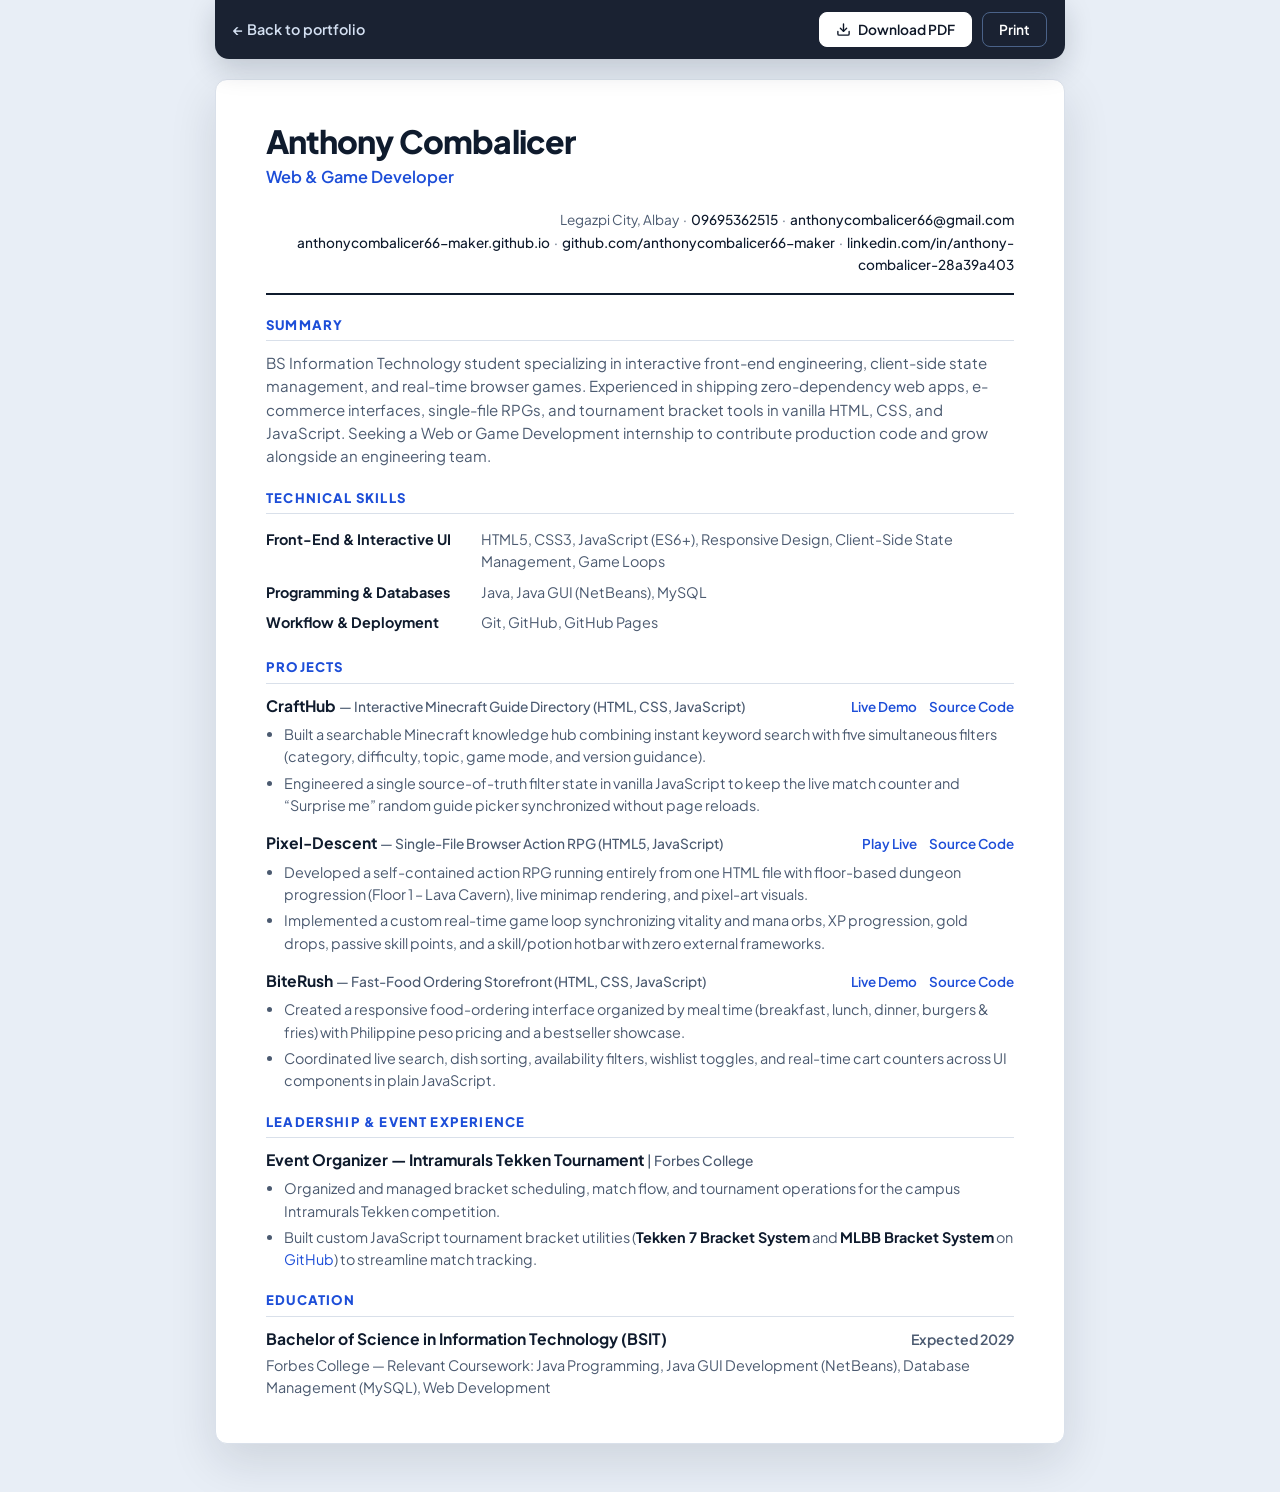
<file: resume.html>
<!DOCTYPE html>
<html lang="en">
<head>
  <meta charset="utf-8">
  <meta name="viewport" content="width=device-width, initial-scale=1, viewport-fit=cover">
  <title>Anthony Combalicer — Résumé | Web &amp; Game Developer</title>
  <meta name="description" content="Résumé of Anthony Combalicer, BS Information Technology student at Forbes College specializing in interactive web development and browser games.">
  <link rel="canonical" href="https://anthonycombalicer66-maker.github.io/resume.html">
  <link rel="icon" href="data:image/svg+xml,%3Csvg xmlns='http://www.w3.org/2000/svg' viewBox='0 0 64 64'%3E%3Crect width='64' height='64' rx='14' fill='%231d4ed8'/%3E%3Ctext x='32' y='42' font-size='28' font-family='Arial' font-weight='700' text-anchor='middle' fill='white'%3EAC%3C/text%3E%3C/svg%3E">
  <link rel="preconnect" href="https://fonts.googleapis.com">
  <link rel="preconnect" href="https://fonts.gstatic.com" crossorigin>
  <link href="https://fonts.googleapis.com/css2?family=Plus+Jakarta+Sans:wght@400;500;600;700;800&display=swap" rel="stylesheet">
  <style>
    :root {
      --desk: #e8eef6;
      --paper: #ffffff;
      --ink: #0f1b2d;
      --muted: #4b5a70;
      --line: #d9e0ea;
      --accent: #1d4ed8;
    }

    *, *::before, *::after {
      box-sizing: border-box;
    }

    body {
      margin: 0;
      background: var(--desk);
      color: var(--ink);
      font: 400 0.94rem/1.55 "Plus Jakarta Sans", system-ui, -apple-system, "Segoe UI", Roboto, Arial, sans-serif;
      padding: 0 16px 48px;
    }

    a {
      color: var(--accent);
      text-decoration: none;
    }

    a:hover {
      text-decoration: underline;
    }

    .toolbar {
      position: sticky;
      top: 0;
      z-index: 10;
      max-width: 850px;
      margin: 0 auto 20px;
      padding: 12px 18px;
      background: rgba(13, 22, 38, 0.94);
      backdrop-filter: blur(8px);
      color: #eef3fb;
      border-radius: 0 0 14px 14px;
      display: flex;
      align-items: center;
      justify-content: space-between;
      gap: 12px;
      box-shadow: 0 10px 28px rgba(15, 27, 45, 0.18);
    }

    .toolbar a.back {
      color: #d4e0f2;
      font-weight: 600;
      font-size: 0.9rem;
      display: inline-flex;
      align-items: center;
      gap: 6px;
    }

    .toolbar a.back:hover {
      color: #ffffff;
      text-decoration: none;
    }

    .toolbar-actions {
      display: flex;
      align-items: center;
      gap: 10px;
      flex-wrap: wrap;
    }

    .tbtn {
      display: inline-flex;
      align-items: center;
      gap: 7px;
      padding: 8px 16px;
      border-radius: 8px;
      border: 1.5px solid #ffffff;
      background: #ffffff;
      color: #0d1626;
      font: 600 0.86rem "Plus Jakarta Sans", system-ui, sans-serif;
      text-decoration: none;
      cursor: pointer;
      transition: background-color 0.16s ease, border-color 0.16s ease, transform 0.16s ease;
    }

    .tbtn:hover {
      background: #e2ebfa;
      border-color: #e2ebfa;
      text-decoration: none;
      transform: translateY(-1px);
    }

    .tbtn.ghost {
      background: transparent;
      color: #ffffff;
      border-color: #4a6288;
    }

    .tbtn.ghost:hover {
      background: rgba(255, 255, 255, 0.12);
      border-color: #84a0c9;
    }

    .sheet {
      max-width: 850px;
      margin: 0 auto;
      background: var(--paper);
      border: 1px solid var(--line);
      border-radius: 12px;
      box-shadow: 0 18px 48px rgba(15, 27, 45, 0.12);
      padding: 44px 50px;
    }

    .r-header {
      border-bottom: 2px solid var(--ink);
      padding-bottom: 16px;
      margin-bottom: 20px;
      display: flex;
      justify-content: space-between;
      align-items: flex-end;
      gap: 20px;
      flex-wrap: wrap;
    }

    .r-name {
      margin: 0;
      font-size: 2rem;
      line-height: 1.1;
      letter-spacing: -0.025em;
      font-weight: 800;
      color: var(--ink);
    }

    .r-role {
      margin: 5px 0 0;
      font-size: 1.02rem;
      font-weight: 600;
      color: var(--accent);
    }

    .r-contact {
      list-style: none;
      margin: 0;
      padding: 0;
      text-align: right;
      font-size: 0.85rem;
      color: var(--muted);
      line-height: 1.65;
    }

    .r-contact a {
      color: var(--ink);
      font-weight: 500;
    }

    .r-contact a:hover {
      color: var(--accent);
    }

    .r-section {
      margin-bottom: 20px;
    }

    .r-section:last-child {
      margin-bottom: 0;
    }

    .r-section h2 {
      margin: 0 0 10px;
      font-size: 0.82rem;
      font-weight: 800;
      letter-spacing: 0.09em;
      text-transform: uppercase;
      color: var(--accent);
      border-bottom: 1px solid var(--line);
      padding-bottom: 5px;
    }

    .summary {
      margin: 0;
      color: var(--muted);
    }

    .skills-table {
      width: 100%;
      border-collapse: collapse;
      font-size: 0.9rem;
    }

    .skills-table th,
    .skills-table td {
      padding: 4px 0;
      vertical-align: top;
      text-align: left;
    }

    .skills-table th {
      width: 215px;
      color: var(--ink);
      font-weight: 700;
      padding-right: 14px;
    }

    .skills-table td {
      color: var(--muted);
    }

    .item {
      margin-bottom: 15px;
    }

    .item:last-child {
      margin-bottom: 0;
    }

    .item-head {
      display: flex;
      justify-content: space-between;
      align-items: baseline;
      gap: 12px;
      flex-wrap: wrap;
    }

    .item-title {
      margin: 0;
      font-size: 0.98rem;
      font-weight: 700;
      color: var(--ink);
    }

    .item-sub {
      font-weight: 500;
      color: var(--muted);
      font-size: 0.86rem;
    }

    .item-links {
      font-size: 0.84rem;
      font-weight: 600;
      display: flex;
      gap: 12px;
    }

    .bullets {
      margin: 5px 0 0;
      padding-left: 18px;
      color: var(--muted);
      font-size: 0.9rem;
    }

    .bullets li {
      margin-bottom: 4px;
    }

    .bullets li:last-child {
      margin-bottom: 0;
    }

    .bullets strong {
      color: var(--ink);
    }

    .edu-row {
      display: flex;
      justify-content: space-between;
      align-items: baseline;
      gap: 12px;
      flex-wrap: wrap;
    }

    .edu-degree {
      font-weight: 700;
      color: var(--ink);
      font-size: 0.98rem;
    }

    .edu-meta {
      color: var(--muted);
      font-size: 0.88rem;
      font-weight: 600;
    }

    .edu-school {
      margin: 3px 0 0;
      color: var(--muted);
      font-size: 0.9rem;
    }

    @media (max-width: 680px) {
      .sheet {
        padding: 28px 22px;
      }

      .r-contact {
        text-align: left;
      }

      .skills-table th,
      .skills-table td {
        display: block;
        width: 100%;
        padding: 2px 0;
      }

      .skills-table td {
        margin-bottom: 8px;
      }
    }

    @media print {
      @page {
        size: letter;
        margin: 0.42in 0.5in;
      }

      body {
        background: #ffffff;
        padding: 0;
        font-size: 9pt;
        line-height: 1.36;
      }

      .toolbar {
        display: none !important;
      }

      .sheet {
        max-width: none;
        border: 0;
        border-radius: 0;
        box-shadow: none;
        padding: 0;
      }

      .r-header {
        padding-bottom: 10px;
        margin-bottom: 11px;
      }

      .r-name {
        font-size: 18pt;
      }

      .r-role {
        font-size: 9.5pt;
        margin-top: 3px;
      }

      .r-contact {
        font-size: 8.2pt;
        line-height: 1.48;
      }

      .r-section {
        margin-bottom: 11px;
      }

      .r-section h2 {
        font-size: 7.8pt;
        margin-bottom: 6px;
        padding-bottom: 3px;
      }

      .skills-table {
        font-size: 8.8pt;
      }

      .skills-table th,
      .skills-table td {
        padding: 2.5px 0;
      }

      .item {
        margin-bottom: 9px;
      }

      .item-title {
        font-size: 9.4pt;
      }

      .item-sub,
      .item-links {
        font-size: 8.2pt;
      }

      .bullets {
        margin-top: 3px;
        font-size: 8.7pt;
      }

      .bullets li {
        margin-bottom: 2.5px;
      }

      .edu-degree {
        font-size: 9.4pt;
      }

      .edu-meta,
      .edu-school {
        font-size: 8.6pt;
      }

      a {
        color: var(--ink);
        text-decoration: none;
      }
    }
  </style>
</head>
<body>
  <div class="toolbar" role="region" aria-label="Résumé actions">
    <a class="back" href="index.html">&larr; Back to portfolio</a>
    <div class="toolbar-actions">
      <a class="tbtn" href="assets/Anthony_Combalicer_Resume.pdf" download="Anthony_Combalicer_Resume.pdf">
        <svg width="15" height="15" viewBox="0 0 24 24" fill="none" stroke="currentColor" stroke-width="2.2" stroke-linecap="round" stroke-linejoin="round" aria-hidden="true"><path d="M21 15v4a2 2 0 0 1-2 2H5a2 2 0 0 1-2-2v-4"/><polyline points="7 10 12 15 17 10"/><line x1="12" y1="15" x2="12" y2="3"/></svg>
        Download PDF
      </a>
      <button class="tbtn ghost" type="button" onclick="window.print()">Print</button>
    </div>
  </div>

  <main class="sheet">
    <header class="r-header">
      <div>
        <h1 class="r-name">Anthony Combalicer</h1>
        <p class="r-role">Web &amp; Game Developer</p>
      </div>
      <ul class="r-contact">
        <li>Legazpi City, Albay &nbsp;·&nbsp; <a href="tel:+639695362515">09695362515</a> &nbsp;·&nbsp; <a href="mailto:anthonycombalicer66@gmail.com">anthonycombalicer66@gmail.com</a></li>
        <li>
          <a href="https://anthonycombalicer66-maker.github.io/" target="_blank" rel="noopener">anthonycombalicer66-maker.github.io</a>
          &nbsp;·&nbsp;
          <a href="https://github.com/anthonycombalicer66-maker" target="_blank" rel="noopener">github.com/anthonycombalicer66-maker</a>
          &nbsp;·&nbsp;
          <a href="https://www.linkedin.com/in/anthony-combalicer-28a39a403" target="_blank" rel="noopener">linkedin.com/in/anthony-combalicer-28a39a403</a>
        </li>
      </ul>
    </header>

    <section class="r-section">
      <h2>Summary</h2>
      <p class="summary">
        BS Information Technology student specializing in interactive front-end engineering, client-side state management, and real-time browser games. Experienced in shipping zero-dependency web apps, e-commerce interfaces, single-file RPGs, and tournament bracket tools in vanilla HTML, CSS, and JavaScript. Seeking a Web or Game Development internship to contribute production code and grow alongside an engineering team.
      </p>
    </section>

    <section class="r-section">
      <h2>Technical Skills</h2>
      <table class="skills-table">
        <tr>
          <th>Front-End &amp; Interactive UI</th>
          <td>HTML5, CSS3, JavaScript (ES6+), Responsive Design, Client-Side State Management, Game Loops</td>
        </tr>
        <tr>
          <th>Programming &amp; Databases</th>
          <td>Java, Java GUI (NetBeans), MySQL</td>
        </tr>
        <tr>
          <th>Workflow &amp; Deployment</th>
          <td>Git, GitHub, GitHub Pages</td>
        </tr>
      </table>
    </section>

    <section class="r-section">
      <h2>Projects</h2>

      <article class="item">
        <div class="item-head">
          <h3 class="item-title">CraftHub <span class="item-sub">— Interactive Minecraft Guide Directory (HTML, CSS, JavaScript)</span></h3>
          <div class="item-links">
            <a href="https://anthonycombalicer66-maker.github.io/CraftHub/" target="_blank" rel="noopener">Live Demo</a>
            <a href="https://github.com/anthonycombalicer66-maker/CraftHub" target="_blank" rel="noopener">Source Code</a>
          </div>
        </div>
        <ul class="bullets">
          <li>Built a searchable Minecraft knowledge hub combining instant keyword search with five simultaneous filters (category, difficulty, topic, game mode, and version guidance).</li>
          <li>Engineered a single source-of-truth filter state in vanilla JavaScript to keep the live match counter and “Surprise me” random guide picker synchronized without page reloads.</li>
        </ul>
      </article>

      <article class="item">
        <div class="item-head">
          <h3 class="item-title">Pixel-Descent <span class="item-sub">— Single-File Browser Action RPG (HTML5, JavaScript)</span></h3>
          <div class="item-links">
            <a href="https://anthonycombalicer66-maker.github.io/Pixel-Descent/" target="_blank" rel="noopener">Play Live</a>
            <a href="https://github.com/anthonycombalicer66-maker/Pixel-Descent" target="_blank" rel="noopener">Source Code</a>
          </div>
        </div>
        <ul class="bullets">
          <li>Developed a self-contained action RPG running entirely from one HTML file with floor-based dungeon progression (Floor 1 – Lava Cavern), live minimap rendering, and pixel-art visuals.</li>
          <li>Implemented a custom real-time game loop synchronizing vitality and mana orbs, XP progression, gold drops, passive skill points, and a skill/potion hotbar with zero external frameworks.</li>
        </ul>
      </article>

      <article class="item">
        <div class="item-head">
          <h3 class="item-title">BiteRush <span class="item-sub">— Fast-Food Ordering Storefront (HTML, CSS, JavaScript)</span></h3>
          <div class="item-links">
            <a href="https://anthonycombalicer66-maker.github.io/BiteRush/" target="_blank" rel="noopener">Live Demo</a>
            <a href="https://github.com/anthonycombalicer66-maker/BiteRushAndCraftHub-Updated-" target="_blank" rel="noopener">Source Code</a>
          </div>
        </div>
        <ul class="bullets">
          <li>Created a responsive food-ordering interface organized by meal time (breakfast, lunch, dinner, burgers &amp; fries) with Philippine peso pricing and a bestseller showcase.</li>
          <li>Coordinated live search, dish sorting, availability filters, wishlist toggles, and real-time cart counters across UI components in plain JavaScript.</li>
        </ul>
      </article>
    </section>

    <section class="r-section">
      <h2>Leadership &amp; Event Experience</h2>

      <article class="item">
        <div class="item-head">
          <h3 class="item-title">Event Organizer — Intramurals Tekken Tournament <span class="item-sub">| Forbes College</span></h3>
        </div>
        <ul class="bullets">
          <li>Organized and managed bracket scheduling, match flow, and tournament operations for the campus Intramurals Tekken competition.</li>
          <li>Built custom JavaScript tournament bracket utilities (<strong>Tekken 7 Bracket System</strong> and <strong>MLBB Bracket System</strong> on <a href="https://github.com/anthonycombalicer66-maker" target="_blank" rel="noopener">GitHub</a>) to streamline match tracking.</li>
        </ul>
      </article>
    </section>

    <section class="r-section">
      <h2>Education</h2>
      <div class="edu-row">
        <span class="edu-degree">Bachelor of Science in Information Technology (BSIT)</span>
        <span class="edu-meta">Expected 2029</span>
      </div>
      <p class="edu-school">Forbes College — Relevant Coursework: Java Programming, Java GUI Development (NetBeans), Database Management (MySQL), Web Development</p>
    </section>
  </main>
</body>
</html>
</file>
<file: styles.css>
:root {
  color-scheme: light;
  --bg: #f7f9fc;
  --surface: #ffffff;
  --surface-subtle: #f1f5f9;
  --text: #0f172a;
  --muted: #475569;
  --line: #dfe6f0;
  --line-strong: #cbd5e1;
  --node-dot: #94a3b8;
  --grid-dot: rgba(15, 23, 42, 0.11);
  --accent: #1d4ed8;
  --accent-hover: #1e40af;
  --accent-soft: #eff6ff;
  --accent-ink: #ffffff;
  --teal: #0d9488;
  --status-bg: rgba(16, 185, 129, 0.1);
  --status-border: rgba(16, 185, 129, 0.3);
  --status-text: #065f46;
  --status-dot: #10b981;
  --header: rgba(247, 249, 252, 0.88);
  --hero-glow: radial-gradient(760px 420px at 85% 15%, rgba(37, 99, 235, 0.11), transparent 65%);
  --card-shadow: 0 1px 2px rgba(15, 23, 42, 0.04), 0 10px 26px -14px rgba(15, 23, 42, 0.12);
  --code-bg: #0f172a;
  --code-text: #dbeafe;
  --lv-0: #e9eff7;
  --lv-1: #bfdbfe;
  --lv-2: #60a5fa;
  --lv-3: #2563eb;
  --lv-4: #1e3a8a;
  --mono: "JetBrains Mono", ui-monospace, SFMono-Regular, Menlo, Consolas, monospace;
  --sans: "Plus Jakarta Sans", system-ui, -apple-system, "Segoe UI", Roboto, Arial, sans-serif;

  box-sizing: border-box;
  padding-top: env(safe-area-inset-top, 0px);
  padding-bottom: env(safe-area-inset-bottom, 0px);
}

@media (prefers-color-scheme: dark) {
  :root:not([data-theme="light"]) {
    color-scheme: dark;
    --bg: #080d18;
    --surface: #0e1627;
    --surface-subtle: #0b1220;
    --text: #ebf1fa;
    --muted: #94a6c2;
    --line: #1c2a42;
    --line-strong: #2b3f61;
    --node-dot: #60a5fa;
    --grid-dot: rgba(148, 166, 194, 0.14);
    --accent: #60a5fa;
    --accent-hover: #93c5fd;
    --accent-soft: rgba(96, 165, 250, 0.12);
    --accent-ink: #080d18;
    --teal: #2dd4bf;
    --status-bg: rgba(16, 185, 129, 0.12);
    --status-border: rgba(52, 211, 153, 0.32);
    --status-text: #a7f3d0;
    --status-dot: #34d399;
    --header: rgba(8, 13, 24, 0.88);
    --hero-glow: radial-gradient(760px 420px at 85% 15%, rgba(59, 130, 246, 0.18), transparent 65%);
    --card-shadow: 0 12px 32px -12px rgba(2, 6, 18, 0.6);
    --code-bg: #060a13;
    --code-text: #dbeafe;
    --lv-0: #131e33;
    --lv-1: #1e3a5f;
    --lv-2: #2563eb;
    --lv-3: #3b82f6;
    --lv-4: #93c5fd;
  }
}

:root[data-theme="dark"] {
  color-scheme: dark;
  --bg: #080d18;
  --surface: #0e1627;
  --surface-subtle: #0b1220;
  --text: #ebf1fa;
  --muted: #94a6c2;
  --line: #1c2a42;
  --line-strong: #2b3f61;
  --node-dot: #60a5fa;
  --grid-dot: rgba(148, 166, 194, 0.14);
  --accent: #60a5fa;
  --accent-hover: #93c5fd;
  --accent-soft: rgba(96, 165, 250, 0.12);
  --accent-ink: #080d18;
  --teal: #2dd4bf;
  --status-bg: rgba(16, 185, 129, 0.12);
  --status-border: rgba(52, 211, 153, 0.32);
  --status-text: #a7f3d0;
  --status-dot: #34d399;
  --header: rgba(8, 13, 24, 0.88);
  --hero-glow: radial-gradient(760px 420px at 85% 15%, rgba(59, 130, 246, 0.18), transparent 65%);
  --card-shadow: 0 12px 32px -12px rgba(2, 6, 18, 0.6);
  --code-bg: #060a13;
  --code-text: #dbeafe;
  --lv-0: #131e33;
  --lv-1: #1e3a5f;
  --lv-2: #2563eb;
  --lv-3: #3b82f6;
  --lv-4: #93c5fd;
}

*,
*::before,
*::after {
  box-sizing: border-box;
}

html {
  scroll-padding-top: calc(env(safe-area-inset-top, 0px) + 74px);
  scroll-behavior: smooth;
}

body {
  margin: 0;
  background: var(--bg);
  color: var(--text);
  font: 400 1.02rem/1.65 var(--sans);
  -webkit-font-smoothing: antialiased;
}

body::before {
  content: "";
  position: fixed;
  inset: 0 0 auto;
  height: env(safe-area-inset-top, 0px);
  background: var(--header);
  z-index: 30;
}

a {
  color: inherit;
}

:focus-visible {
  outline: 2.5px solid var(--accent);
  outline-offset: 2px;
  border-radius: 4px;
}

kbd {
  font: 600 0.72rem/1 var(--mono);
  padding: 3px 6px;
  border-radius: 5px;
  border: 1px solid var(--line-strong);
  background: var(--surface-subtle);
  color: var(--muted);
}

.skip-link {
  position: absolute;
  left: 16px;
  top: -100px;
  z-index: 40;
  padding: 10px 16px;
  border-radius: 8px;
  background: var(--accent);
  color: var(--accent-ink);
  font-weight: 600;
  text-decoration: none;
}

.skip-link:focus {
  top: 12px;
}

.rail {
  max-width: 1080px;
  margin: 0 auto;
  padding: 0 28px;
}

.page-shell {
  position: relative;
}

.node-frame {
  position: relative;
  border: 1px solid var(--line);
  background: var(--surface);
}

.node-frame::before,
.node-frame::after {
  content: "";
  position: absolute;
  width: 7px;
  height: 7px;
  border-radius: 50%;
  background: var(--node-dot);
  pointer-events: none;
  z-index: 2;
}

.node-frame::before {
  top: -4px;
  left: -4px;
  box-shadow: 0 0 0 3px var(--bg);
}

.node-frame::after {
  bottom: -4px;
  right: -4px;
  box-shadow: 0 0 0 3px var(--bg);
}

.site-header {
  position: sticky;
  top: env(safe-area-inset-top, 0px);
  z-index: 20;
  background: var(--header);
  backdrop-filter: blur(12px);
  -webkit-backdrop-filter: blur(12px);
  border-bottom: 1px solid var(--line);
}

.scroll-track {
  height: 2px;
  width: 100%;
  background: transparent;
}

.scroll-fill {
  height: 100%;
  width: 0%;
  background: var(--accent);
  transition: width 0.08s linear;
}

.header-bar {
  display: flex;
  align-items: center;
  justify-content: space-between;
  gap: 16px;
  min-height: 60px;
}

.brand {
  display: inline-flex;
  align-items: center;
  gap: 10px;
  text-decoration: none;
  font-weight: 800;
  letter-spacing: -0.02em;
  color: var(--text);
  white-space: nowrap;
  flex-shrink: 0;
}

.brand-mark {
  display: inline-grid;
  place-items: center;
  width: 28px;
  height: 28px;
  border-radius: 7px;
  background: var(--accent);
  color: var(--accent-ink);
  font: 700 0.78rem/1 var(--mono);
  letter-spacing: -0.02em;
}

.nav-links {
  display: flex;
  align-items: center;
  gap: 22px;
  margin-left: auto;
}

.nav-links a {
  text-decoration: none;
  color: var(--muted);
  font-size: 0.9rem;
  font-weight: 500;
  transition: color 0.16s ease;
}

.nav-links a:hover,
.nav-links a.is-active {
  color: var(--accent);
  font-weight: 700;
}

.header-actions {
  display: flex;
  align-items: center;
  gap: 8px;
}

.icon-pill {
  display: inline-flex;
  align-items: center;
  gap: 7px;
  border: 1px solid var(--line);
  background: var(--surface);
  color: var(--text);
  border-radius: 8px;
  padding: 6px 11px;
  font: 600 0.82rem var(--sans);
  cursor: pointer;
  transition: border-color 0.16s ease, color 0.16s ease, background-color 0.16s ease;
}

.icon-pill:hover {
  border-color: var(--accent);
  color: var(--accent);
}

/* Smooth page-wide theme transitions after initial paint */
.theme-ready body,
.theme-ready .site-header,
.theme-ready .node-frame,
.theme-ready .icon-pill,
.theme-ready .btn,
.theme-ready .em-card,
.theme-ready .cmd-card {
  transition: background-color 0.35s ease, color 0.35s ease, border-color 0.35s ease;
}

/* =========================================================
   Animated Day / Night Pill Theme Switch
   ========================================================= */
.theme-switch {
  --ts-w: 66px;
  --ts-h: 32px;
  --ts-pad: 4px;
  --ts-orb: 24px;
  --ts-travel: calc(var(--ts-w) - var(--ts-orb) - (var(--ts-pad) * 2));
  --ts-ease: cubic-bezier(0.34, 1.35, 0.64, 1);

  position: relative;
  display: inline-flex;
  align-items: center;
  width: var(--ts-w);
  height: var(--ts-h);
  padding: 0;
  border: 1px solid rgba(15, 23, 42, 0.14);
  border-radius: 999px;
  background: transparent;
  cursor: pointer;
  flex: none;
  box-shadow: inset 0 2px 6px rgba(15, 23, 42, 0.28), 0 1px 2px rgba(255, 255, 255, 0.5);
  transition: border-color 0.35s ease, box-shadow 0.35s ease, transform 0.16s ease;
}

.theme-switch:not(.is-ready),
.theme-switch:not(.is-ready) *,
.theme-switch:not(.is-ready) *::before,
.theme-switch:not(.is-ready) *::after {
  transition: none !important;
}

.theme-switch:hover {
  transform: translateY(-1px);
  border-color: var(--accent);
}

.theme-switch:active .ts-orb {
  transform: scale(0.94);
}

.ts-sky {
  position: relative;
  width: 100%;
  height: 100%;
  border-radius: 999px;
  overflow: hidden;
  background: linear-gradient(135deg, #2b7de9 0%, #4da3f5 55%, #7cc4fa 100%);
  transition: background 0.5s ease;
}

.ts-sky::before {
  content: "";
  position: absolute;
  inset: 0;
  background: linear-gradient(135deg, #0f172a 0%, #17223b 60%, #1e2d4d 100%);
  opacity: 0;
  transition: opacity 0.45s ease;
  z-index: 0;
}

/* Fluffy Clouds (Day State) */
.ts-clouds {
  position: absolute;
  border-radius: 50%;
  pointer-events: none;
  transition: transform 0.55s var(--ts-ease), opacity 0.4s ease;
}

.ts-clouds--back {
  width: 24px;
  height: 24px;
  right: -4px;
  bottom: -11px;
  background: rgba(255, 255, 255, 0.45);
  box-shadow:
    -14px 4px 0 2px rgba(255, 255, 255, 0.4),
    -26px 9px 0 1px rgba(255, 255, 255, 0.35),
    -38px 12px 0 0 rgba(255, 255, 255, 0.3),
    2px -12px 0 -2px rgba(255, 255, 255, 0.35);
  z-index: 1;
}

.ts-clouds--front {
  width: 22px;
  height: 22px;
  right: -2px;
  bottom: -14px;
  background: #ffffff;
  box-shadow:
    -13px 3px 0 1px #ffffff,
    -25px 7px 0 1px #f8fbff,
    -37px 11px 0 -1px #f1f7ff,
    5px -9px 0 -1px #ffffff;
  z-index: 2;
}

/* Twinkling Stars (Night State) */
.ts-stars {
  position: absolute;
  inset: 0;
  z-index: 2;
  opacity: 0;
  transform: translateY(-20px);
  transition: transform 0.55s var(--ts-ease), opacity 0.4s ease;
  pointer-events: none;
}

.ts-star {
  position: absolute;
  display: block;
  background: #ffffff;
}

.ts-star--lg,
.ts-star--md,
.ts-star--sm {
  clip-path: polygon(
    50% 0%, 62% 38%, 100% 50%, 62% 62%,
    50% 100%, 38% 62%, 0% 50%, 38% 38%
  );
}

.ts-star--lg {
  width: 8px;
  height: 8px;
  animation: ts-twinkle 2.8s ease-in-out infinite;
}

.ts-star--md {
  width: 6px;
  height: 6px;
  animation: ts-twinkle 3.4s ease-in-out 0.6s infinite;
}

.ts-star--sm {
  width: 4.5px;
  height: 4.5px;
  animation: ts-twinkle 2.4s ease-in-out 1.1s infinite;
}

.ts-star--dot {
  width: 2px;
  height: 2px;
  border-radius: 50%;
  opacity: 0.8;
}

@keyframes ts-twinkle {
  0%, 100% { opacity: 1; transform: scale(1); }
  50% { opacity: 0.45; transform: scale(0.75); }
}

/* Sliding Orb + Concentric Glow Halos */
.ts-thumb-wrap {
  position: absolute;
  top: var(--ts-pad);
  left: var(--ts-pad);
  width: var(--ts-orb);
  height: var(--ts-orb);
  z-index: 3;
  transform: translateX(0);
  transition: transform 0.55s var(--ts-ease);
}

.ts-halo {
  position: absolute;
  top: 50%;
  left: 50%;
  border-radius: 50%;
  transform: translate(-50%, -50%);
  background: rgba(255, 255, 255, 0.14);
  pointer-events: none;
  transition: background-color 0.45s ease;
}

.ts-halo--1 { width: 38px; height: 38px; }
.ts-halo--2 { width: 52px; height: 52px; background: rgba(255, 255, 255, 0.09); }
.ts-halo--3 { width: 66px; height: 66px; background: rgba(255, 255, 255, 0.05); }

/* Sun Orb */
.ts-orb {
  position: relative;
  display: block;
  width: 100%;
  height: 100%;
  border-radius: 50%;
  overflow: hidden;
  background: radial-gradient(circle at 32% 30%, #ffe680 0%, #fbbf24 55%, #e59a0c 100%);
  box-shadow:
    inset 1.5px 1.5px 3px rgba(255, 255, 255, 0.75),
    inset -2px -2px 4px rgba(180, 83, 9, 0.35),
    0 2px 6px rgba(15, 23, 42, 0.32);
  transition: transform 0.25s ease, box-shadow 0.45s ease;
}

/* Cratered Moon Overlay */
.ts-moon {
  position: absolute;
  inset: 0;
  border-radius: 50%;
  background: radial-gradient(circle at 32% 28%, #e2e8f0 0%, #cbd5e1 55%, #94a3b8 100%);
  box-shadow:
    inset 1.5px 1.5px 3px rgba(255, 255, 255, 0.8),
    inset -2px -2px 4px rgba(30, 41, 59, 0.35);
  transform: translateX(105%) rotate(25deg);
  transition: transform 0.55s var(--ts-ease);
}

.ts-crater {
  position: absolute;
  border-radius: 50%;
  background: #94a3b8;
  box-shadow: inset 1px 1px 2px rgba(51, 65, 85, 0.45);
}

.ts-crater--1 { width: 7px; height: 7px; top: 9px; left: 5px; }
.ts-crater--2 { width: 4.5px; height: 4.5px; top: 4px; left: 13px; }
.ts-crater--3 { width: 4px; height: 4px; top: 15px; left: 14px; }

/* Dark Mode Active State */
.theme-switch[aria-checked="true"] {
  border-color: rgba(148, 163, 184, 0.25);
  box-shadow: inset 0 2px 7px rgba(2, 6, 23, 0.75), 0 1px 2px rgba(255, 255, 255, 0.08);
}

.theme-switch[aria-checked="true"] .ts-sky::before {
  opacity: 1;
}

.theme-switch[aria-checked="true"] .ts-clouds--back {
  transform: translateY(26px);
  opacity: 0;
}

.theme-switch[aria-checked="true"] .ts-clouds--front {
  transform: translateY(30px);
  opacity: 0;
}

.theme-switch[aria-checked="true"] .ts-stars {
  opacity: 1;
  transform: translateY(0);
}

.theme-switch[aria-checked="true"] .ts-thumb-wrap {
  transform: translateX(var(--ts-travel));
}

.theme-switch[aria-checked="true"] .ts-halo {
  background: rgba(148, 163, 184, 0.12);
}

.theme-switch[aria-checked="true"] .ts-halo--2 {
  background: rgba(148, 163, 184, 0.07);
}

.theme-switch[aria-checked="true"] .ts-halo--3 {
  background: rgba(148, 163, 184, 0.04);
}

.theme-switch[aria-checked="true"] .ts-moon {
  transform: translateX(0) rotate(0deg);
}

.cmd-pill {
  color: var(--muted);
}

.cmd-text {
  font-weight: 500;
}

.menu-toggle {
  display: none;
}

.menu-bars {
  position: relative;
  width: 14px;
  height: 2px;
  background: currentColor;
  border-radius: 2px;
}

.menu-bars::before,
.menu-bars::after {
  content: "";
  position: absolute;
  left: 0;
  width: 14px;
  height: 2px;
  background: currentColor;
  border-radius: 2px;
}

.menu-bars::before {
  top: -4px;
}

.menu-bars::after {
  top: 4px;
}

.hero-band {
  position: relative;
  overflow: hidden;
  border-bottom: 1px solid var(--line);
  background: var(--hero-glow);
}

.hero-grid-bg {
  position: absolute;
  inset: 0;
  background-image: radial-gradient(var(--grid-dot) 1.15px, transparent 1.15px);
  background-size: 24px 24px;
  mask-image: linear-gradient(to bottom, rgba(0, 0, 0, 0.85), rgba(0, 0, 0, 0.15));
  -webkit-mask-image: linear-gradient(to bottom, rgba(0, 0, 0, 0.85), rgba(0, 0, 0, 0.15));
  pointer-events: none;
}

.hero-inner {
  position: relative;
  padding-top: 64px;
  padding-bottom: 58px;
  border-left: 1px solid var(--line);
  border-right: 1px solid var(--line);
}

.hero-meta-bar {
  display: flex;
  align-items: center;
  justify-content: space-between;
  gap: 12px;
  flex-wrap: wrap;
  margin-bottom: 28px;
}

.status-pill {
  display: inline-flex;
  align-items: center;
  gap: 9px;
  padding: 6px 13px;
  border-radius: 999px;
  background: var(--status-bg);
  border: 1px solid var(--status-border);
  color: var(--status-text);
  font: 600 0.8rem var(--mono);
  letter-spacing: 0.01em;
}

.pulse-dot {
  width: 8px;
  height: 8px;
  border-radius: 50%;
  background: var(--status-dot);
  box-shadow: 0 0 0 4px rgba(16, 185, 129, 0.22);
  flex: none;
}

.pulse-dot.sm {
  width: 7px;
  height: 7px;
  box-shadow: 0 0 0 3px rgba(16, 185, 129, 0.2);
}

.coord-tag {
  font: 500 0.78rem var(--mono);
  color: var(--muted);
  letter-spacing: 0.04em;
}

.hero-eyebrow {
  margin: 0 0 12px;
  font: 600 0.82rem var(--mono);
  letter-spacing: 0.08em;
  color: var(--accent);
}

.hero-title {
  margin: 0 0 20px;
  max-width: 16ch;
  font-size: clamp(2.45rem, 6vw, 4.2rem);
  line-height: 1.04;
  letter-spacing: -0.04em;
  font-weight: 800;
  color: var(--text);
}

.hero-lead {
  margin: 0 0 30px;
  max-width: 58ch;
  font-size: 1.1rem;
  color: var(--muted);
}

.hero-lead strong {
  color: var(--text);
  font-weight: 700;
}

.btns {
  display: flex;
  flex-wrap: wrap;
  gap: 10px;
}

.btn {
  display: inline-flex;
  align-items: center;
  justify-content: center;
  gap: 8px;
  padding: 10px 18px;
  border-radius: 9px;
  font: 600 0.92rem var(--sans);
  text-decoration: none;
  white-space: nowrap;
  border: 1px solid var(--accent);
  cursor: pointer;
  transition: background-color 0.16s ease, border-color 0.16s ease, color 0.16s ease, transform 0.16s ease;
}

.btn.primary {
  background: var(--accent);
  color: var(--accent-ink);
}

.btn.primary:hover {
  background: var(--accent-hover);
  border-color: var(--accent-hover);
  transform: translateY(-1px);
}

.btn.ghost {
  background: var(--surface);
  color: var(--text);
  border-color: var(--line-strong);
}

.btn.ghost:hover {
  background: var(--surface-subtle);
  border-color: var(--accent);
  color: var(--accent);
  transform: translateY(-1px);
}

.btn.subtle {
  background: var(--surface-subtle);
  color: var(--muted);
  border-color: var(--line);
}

.btn.subtle:hover {
  border-color: var(--accent);
  color: var(--text);
}

.quick-links {
  display: flex;
  flex-wrap: wrap;
  gap: 10px 22px;
  list-style: none;
  margin: 26px 0 0;
  padding: 20px 0 0;
  border-top: 1px dashed var(--line-strong);
}

.quick-links a {
  display: inline-flex;
  align-items: center;
  gap: 7px;
  color: var(--muted);
  font: 500 0.85rem var(--mono);
  text-decoration: none;
  transition: color 0.16s ease;
}

.quick-links a:hover {
  color: var(--accent);
}

.bento-band {
  border-bottom: 1px solid var(--line);
}

.bento-band .rail {
  padding-top: 28px;
  padding-bottom: 28px;
  border-left: 1px solid var(--line);
  border-right: 1px solid var(--line);
}

.bento-grid {
  display: grid;
  grid-template-columns: repeat(3, minmax(0, 1fr));
  box-shadow: var(--card-shadow);
}

.bento-cell {
  padding: 18px 20px;
  border-right: 1px solid var(--line);
  border-bottom: 1px solid var(--line);
  display: flex;
  flex-direction: column;
  gap: 4px;
}

.bento-cell:nth-child(3n) {
  border-right: 0;
}

.bento-cell:nth-child(n + 4) {
  border-bottom: 0;
}

.cell-label {
  font: 600 0.72rem var(--mono);
  letter-spacing: 0.08em;
  text-transform: uppercase;
  color: var(--muted);
}

.cell-value {
  font-size: 1.06rem;
  font-weight: 700;
  letter-spacing: -0.015em;
  color: var(--text);
}

.status-value {
  display: inline-flex;
  align-items: center;
  gap: 8px;
}

.mono-val {
  font-family: var(--mono);
  color: var(--accent);
}

.cell-sub {
  font-size: 0.84rem;
  color: var(--muted);
}

.band {
  border-bottom: 1px solid var(--line);
}

.band .rail {
  padding-top: 56px;
  padding-bottom: 56px;
  border-left: 1px solid var(--line);
  border-right: 1px solid var(--line);
}

.band-head {
  display: flex;
  align-items: flex-start;
  gap: 16px;
  flex-wrap: wrap;
  margin-bottom: 28px;
}

.band-index {
  display: inline-grid;
  place-items: center;
  min-width: 34px;
  height: 34px;
  border-radius: 8px;
  border: 1px solid var(--line-strong);
  background: var(--surface);
  color: var(--accent);
  font: 700 0.82rem var(--mono);
  flex: none;
  margin-top: 2px;
}

.band-head h2 {
  margin: 0 0 4px;
  font-size: clamp(1.45rem, 3vw, 1.95rem);
  letter-spacing: -0.025em;
  line-height: 1.15;
  font-weight: 800;
}

.band-sub {
  margin: 0;
  color: var(--muted);
  font-size: 0.96rem;
}

.head-link {
  margin-left: auto;
  align-self: center;
  font: 600 0.84rem var(--mono);
  color: var(--accent);
  text-decoration: none;
}

.head-link:hover {
  text-decoration: underline;
}

.about-grid {
  display: grid;
  grid-template-columns: minmax(0, 1.15fr) minmax(0, 0.85fr);
  box-shadow: var(--card-shadow);
}

.about-copy {
  padding: 28px;
  border-right: 1px solid var(--line);
}

.about-copy p {
  margin: 0 0 16px;
  color: var(--muted);
}

.about-copy p:last-child {
  margin-bottom: 0;
}

.about-copy strong {
  color: var(--text);
}

.about-cards {
  display: flex;
  flex-direction: column;
}

.info-card {
  padding: 22px 24px;
  border-bottom: 1px solid var(--line);
  flex: 1;
}

.info-card:last-child {
  border-bottom: 0;
}

.info-top {
  display: flex;
  align-items: center;
  justify-content: space-between;
  gap: 8px;
  margin-bottom: 8px;
}

.mono-chip {
  display: inline-block;
  font: 700 0.7rem var(--mono);
  letter-spacing: 0.08em;
  padding: 3px 8px;
  border-radius: 5px;
  background: var(--accent-soft);
  color: var(--accent);
}

.info-year {
  font: 600 0.76rem var(--mono);
  color: var(--muted);
}

.info-card h3 {
  margin: 0 0 2px;
  font-size: 1.05rem;
}

.info-org {
  margin: 0 0 8px;
  font-size: 0.88rem;
  font-weight: 600;
  color: var(--accent);
}

.info-desc {
  margin: 0;
  font-size: 0.88rem;
  color: var(--muted);
}

.activity-card {
  padding: 24px;
  box-shadow: var(--card-shadow);
}

.activity-top {
  display: flex;
  align-items: flex-start;
  justify-content: space-between;
  gap: 14px;
  flex-wrap: wrap;
  margin-bottom: 18px;
}

.mono-label {
  font: 700 0.9rem var(--mono);
  color: var(--text);
}

.activity-meta {
  margin: 3px 0 0;
  font-size: 0.86rem;
  color: var(--muted);
}

.heat-legend {
  display: inline-flex;
  align-items: center;
  gap: 5px;
  font: 500 0.74rem var(--mono);
  color: var(--muted);
}

.heat-legend i {
  display: inline-block;
  width: 11px;
  height: 11px;
  border-radius: 2px;
}

.heatmap-shell {
  display: flex;
  align-items: flex-end;
  gap: 10px;
}

.heatmap-days {
  display: grid;
  grid-template-rows: repeat(7, 15px);
  gap: 5px;
  padding-bottom: 6px;
  font: 500 0.68rem/15px var(--mono);
  color: var(--muted);
  user-select: none;
}

.heatmap-wrap {
  flex: 1;
  min-width: 0;
  overflow-x: auto;
  padding-bottom: 6px;
}

.heatmap-months {
  display: grid;
  grid-template-columns: repeat(12, 1fr);
  gap: 5px;
  min-width: 440px;
  margin-bottom: 6px;
  font: 600 0.7rem var(--mono);
  color: var(--muted);
}

.heatmap-grid {
  display: grid;
  grid-template-rows: repeat(7, 15px);
  grid-auto-flow: column;
  grid-auto-columns: 1fr;
  gap: 5px;
  min-width: 440px;
}

.heat-cell {
  width: 100%;
  min-width: 15px;
  height: 15px;
  border-radius: 3px;
  border: 0;
  padding: 0;
  cursor: pointer;
  transition: transform 0.12s ease, outline-color 0.12s ease;
}

.heat-cell:hover,
.heat-cell:focus-visible {
  transform: scale(1.16);
}

.lv-0 { background: var(--lv-0); }
.lv-1 { background: var(--lv-1); }
.lv-2 { background: var(--lv-2); }
.lv-3 { background: var(--lv-3); }
.lv-4 { background: var(--lv-4); }

.activity-foot {
  display: flex;
  align-items: center;
  justify-content: space-between;
  gap: 12px;
  flex-wrap: wrap;
  margin-top: 14px;
  padding-top: 14px;
  border-top: 1px solid var(--line);
  font-size: 0.84rem;
}

.heat-readout {
  color: var(--muted);
  font-family: var(--mono);
  font-size: 0.8rem;
}

.mono-muted {
  font: 500 0.78rem var(--mono);
  color: var(--muted);
}

.recent-feed {
  display: grid;
  grid-template-columns: repeat(3, minmax(0, 1fr));
  gap: 10px;
  margin-top: 14px;
}

.recent-feed:empty {
  display: none;
}

.feed-item {
  display: flex;
  flex-direction: column;
  gap: 4px;
  padding: 11px 13px;
  border-radius: 9px;
  border: 1px solid var(--line);
  background: var(--surface-subtle);
  text-decoration: none;
  transition: border-color 0.15s ease;
}

.feed-item:hover {
  border-color: var(--accent);
}

.feed-top {
  display: flex;
  align-items: center;
  justify-content: space-between;
  gap: 8px;
  font: 600 0.72rem var(--mono);
  color: var(--accent);
}

.feed-time {
  color: var(--muted);
  font-weight: 500;
}

.feed-msg {
  font-size: 0.82rem;
  color: var(--text);
  white-space: nowrap;
  overflow: hidden;
  text-overflow: ellipsis;
}

.stack-grid {
  display: grid;
  grid-template-columns: repeat(3, minmax(0, 1fr));
  box-shadow: var(--card-shadow);
}

.stack-cell {
  padding: 24px;
  border-right: 1px solid var(--line);
  display: flex;
  flex-direction: column;
}

.stack-cell:last-child {
  border-right: 0;
}

.stack-head {
  display: flex;
  align-items: center;
  gap: 10px;
  margin-bottom: 8px;
}

.stack-num {
  font: 700 0.78rem var(--mono);
  color: var(--accent);
}

.stack-cell h3 {
  margin: 0;
  font-size: 1.04rem;
}

.stack-used {
  margin: 0 0 18px;
  font-size: 0.88rem;
  color: var(--muted);
}

.stack-used a {
  color: var(--accent);
  font-weight: 600;
  text-decoration: none;
}

.stack-used a:hover {
  text-decoration: underline;
}

.tags {
  display: flex;
  flex-wrap: wrap;
  gap: 7px;
  list-style: none;
  margin: 0;
  padding: 0;
}

.tags li {
  font: 500 0.78rem var(--mono);
  padding: 4px 10px;
  border-radius: 6px;
  border: 1px solid var(--line);
  background: var(--surface-subtle);
  color: var(--text);
}

.projects-head {
  align-items: center;
}

.filter-bar {
  margin-left: auto;
  display: flex;
  flex-wrap: wrap;
  gap: 6px;
  padding: 4px;
  border-radius: 10px;
  border: 1px solid var(--line);
  background: var(--surface);
}

.filter-btn {
  border: 0;
  background: transparent;
  color: var(--muted);
  font: 600 0.8rem var(--mono);
  padding: 6px 12px;
  border-radius: 7px;
  cursor: pointer;
  transition: background-color 0.15s ease, color 0.15s ease;
}

.filter-btn:hover {
  color: var(--text);
}

.filter-btn.is-active {
  background: var(--accent);
  color: var(--accent-ink);
}

.cases-stack {
  display: flex;
  flex-direction: column;
  gap: 28px;
}

.case-card {
  box-shadow: var(--card-shadow);
}

.case-card.is-hidden,
.tools-block.is-hidden {
  display: none;
}

.case-meta {
  display: flex;
  align-items: center;
  justify-content: space-between;
  gap: 12px;
  flex-wrap: wrap;
  padding: 12px 22px;
  border-bottom: 1px solid var(--line);
  background: var(--surface-subtle);
}

.case-id {
  display: inline-flex;
  align-items: center;
  gap: 10px;
  flex-wrap: wrap;
  font: 700 0.76rem var(--mono);
  letter-spacing: 0.06em;
  color: var(--accent);
}

.repo-stamp {
  font-weight: 500;
  letter-spacing: 0.02em;
  color: var(--muted);
}

.case-links-top {
  display: flex;
  gap: 16px;
  font: 600 0.8rem var(--mono);
}

.case-links-top a {
  color: var(--muted);
  text-decoration: none;
}

.case-links-top a:hover {
  color: var(--accent);
}

.case-body {
  display: grid;
  grid-template-columns: minmax(0, 1.05fr) minmax(0, 1fr);
  gap: 32px;
  padding: 26px;
  align-items: start;
}

.case-visual,
.case-content,
.bento-cell,
.about-copy,
.about-cards,
.stack-cell,
.mini-cell,
.feed-item,
.bsim-col {
  min-width: 0;
}

.case-body.rev .case-visual {
  order: 2;
}

.frame {
  border: 1px solid var(--line);
  border-radius: 10px;
  overflow: hidden;
  background: var(--surface-subtle);
}

.chrome {
  display: flex;
  align-items: center;
  gap: 10px;
  padding: 9px 12px;
  border-bottom: 1px solid var(--line);
  background: var(--surface-subtle);
}

.chrome .dots {
  display: flex;
  gap: 5px;
}

.chrome i {
  width: 9px;
  height: 9px;
  border-radius: 50%;
}

.chrome i:nth-child(1) { background: #f87171; opacity: 0.8; }
.chrome i:nth-child(2) { background: #fbbf24; opacity: 0.8; }
.chrome i:nth-child(3) { background: #34d399; opacity: 0.8; }

.chrome-url {
  font: 500 0.72rem var(--mono);
  color: var(--muted);
  overflow: hidden;
  text-overflow: ellipsis;
  white-space: nowrap;
}

.frame button {
  display: block;
  width: 100%;
  padding: 0;
  border: 0;
  background: none;
  cursor: zoom-in;
}

.frame img {
  display: block;
  width: 100%;
  height: auto;
  aspect-ratio: 16 / 10;
  object-fit: cover;
  object-position: top;
  transition: transform 0.25s ease;
}

.frame button:hover img {
  transform: scale(1.015);
}

.metric-strip {
  display: grid;
  grid-template-columns: repeat(3, minmax(0, 1fr));
  margin-top: 12px;
  border: 1px solid var(--line);
  border-radius: 10px;
  background: var(--surface-subtle);
  overflow: hidden;
}

.metric-strip div {
  padding: 10px 12px;
  border-right: 1px solid var(--line);
}

.metric-strip div:last-child {
  border-right: 0;
}

.metric-strip b {
  display: block;
  font: 700 0.86rem var(--mono);
  color: var(--text);
}

.metric-strip span {
  display: block;
  font-size: 0.76rem;
  color: var(--muted);
}

.case-content h3 {
  margin: 0 0 8px;
  font-size: 1.55rem;
  letter-spacing: -0.025em;
}

.case-lead {
  margin: 0 0 16px;
  color: var(--muted);
  font-size: 0.96rem;
}

.feat {
  list-style: none;
  margin: 0 0 16px;
  padding: 0;
}

.feat li {
  position: relative;
  padding-left: 22px;
  margin-bottom: 7px;
  color: var(--muted);
  font-size: 0.92rem;
}

.feat li::before {
  content: "";
  position: absolute;
  left: 2px;
  top: 0.45em;
  width: 10px;
  height: 6px;
  border-left: 2px solid var(--teal);
  border-bottom: 2px solid var(--teal);
  transform: rotate(-45deg);
}

.play-note {
  margin: 0 0 16px;
  font-size: 0.86rem;
  padding: 9px 12px;
  border-radius: 8px;
  background: var(--accent-soft);
  border: 1px solid color-mix(in srgb, var(--accent) 25%, var(--line));
  color: var(--muted);
}

.play-note strong {
  color: var(--text);
}

.story {
  margin: 0 0 16px;
  padding: 14px 16px;
  background: var(--surface-subtle);
  border: 1px solid var(--line);
  border-radius: 10px;
  font-size: 0.88rem;
}

.story div {
  margin-bottom: 7px;
}

.story div:last-child {
  margin-bottom: 0;
}

.story dt {
  display: inline;
  font-weight: 700;
  color: var(--text);
}

.story dt::after {
  content: ": ";
}

.story dd {
  display: inline;
  margin: 0;
  color: var(--muted);
}

.code-drawer {
  margin: 0 0 18px;
  max-width: 100%;
  border: 1px solid var(--line);
  border-radius: 10px;
  overflow: hidden;
  background: var(--surface-subtle);
}

.code-drawer summary {
  display: flex;
  align-items: center;
  justify-content: space-between;
  gap: 10px;
  padding: 10px 14px;
  cursor: pointer;
  font: 600 0.82rem var(--mono);
  color: var(--text);
  list-style: none;
}

.code-drawer summary::-webkit-details-marker {
  display: none;
}

.code-drawer summary::before {
  content: "+";
  color: var(--accent);
  font-weight: 700;
  margin-right: 6px;
}

.code-drawer[open] summary::before {
  content: "−";
}

.drawer-tag {
  margin-left: auto;
  font-size: 0.72rem;
  padding: 2px 7px;
  border-radius: 4px;
  background: var(--accent-soft);
  color: var(--accent);
}

.code-toolbar {
  display: flex;
  align-items: center;
  justify-content: space-between;
  padding: 7px 14px;
  background: #0b1220;
  border-top: 1px solid var(--line);
  border-bottom: 1px solid #1e2d48;
  font: 500 0.74rem var(--mono);
  color: #93c5fd;
}

.copy-code-btn {
  border: 1px solid #2b3f61;
  background: #131e33;
  color: #dbeafe;
  padding: 3px 9px;
  border-radius: 5px;
  font: 600 0.72rem var(--mono);
  cursor: pointer;
  transition: border-color 0.15s ease, color 0.15s ease;
}

.copy-code-btn:hover {
  border-color: #60a5fa;
  color: #ffffff;
}

.code-drawer pre {
  margin: 0;
  padding: 14px;
  max-width: 100%;
  overflow-x: auto;
  background: var(--code-bg);
  color: var(--code-text);
  font: 400 0.78rem/1.55 var(--mono);
}

.case-foot {
  display: flex;
  flex-direction: column;
  gap: 14px;
}

.case-foot .btn {
  padding: 8px 16px;
  font-size: 0.88rem;
}

.tools-block {
  margin-top: 38px;
}

.sub-heading {
  margin: 0 0 14px;
  font: 700 0.84rem var(--mono);
  letter-spacing: 0.06em;
  text-transform: uppercase;
  color: var(--muted);
}

.minis-grid {
  display: grid;
  grid-template-columns: repeat(3, minmax(0, 1fr));
  box-shadow: var(--card-shadow);
}

.mini-cell {
  display: flex;
  flex-direction: column;
  padding: 22px;
  border-right: 1px solid var(--line);
}

.mini-cell:last-child {
  border-right: 0;
}

.mini-cell h4 {
  margin: 10px 0 6px;
  font-size: 1.02rem;
}

.mini-cell p {
  margin: 0 0 14px;
  font-size: 0.9rem;
  color: var(--muted);
}

.mini-cell a {
  margin-top: auto;
  font: 600 0.84rem var(--mono);
  color: var(--accent);
  text-decoration: none;
}

.mini-cell a:hover {
  text-decoration: underline;
}

.mini-links {
  margin-top: auto;
  display: flex;
  align-items: center;
  justify-content: space-between;
  gap: 10px;
  flex-wrap: wrap;
}

.mini-links a {
  margin-top: 0;
}

.mini-sim-btn {
  border: 1px solid var(--line-strong);
  background: var(--surface-subtle);
  color: var(--text);
  padding: 4px 10px;
  border-radius: 6px;
  font: 600 0.75rem var(--mono);
  cursor: pointer;
  transition: border-color 0.15s ease, color 0.15s ease;
}

.mini-sim-btn:hover {
  border-color: var(--accent);
  color: var(--accent);
}

.bracket-sim {
  margin-top: 18px;
  padding: 22px;
  box-shadow: var(--card-shadow);
}

.bsim-head {
  display: flex;
  align-items: flex-start;
  justify-content: space-between;
  gap: 12px;
  flex-wrap: wrap;
}

.bsim-head h4 {
  margin: 8px 0 0;
  font-size: 1.1rem;
}

.bsim-actions {
  display: flex;
  gap: 8px;
}

.bsim-btn {
  border: 1px solid var(--line-strong);
  background: var(--surface-subtle);
  color: var(--text);
  padding: 6px 12px;
  border-radius: 7px;
  font: 600 0.78rem var(--mono);
  cursor: pointer;
}

.bsim-btn:hover {
  border-color: var(--accent);
  color: var(--accent);
}

.bsim-hint {
  margin: 8px 0 18px;
  font-size: 0.86rem;
  color: var(--muted);
}

.bsim-board {
  display: grid;
  grid-template-columns: repeat(3, minmax(0, 1fr));
  gap: 18px;
  align-items: center;
}

.bsim-col {
  display: flex;
  flex-direction: column;
  gap: 14px;
}

.bsim-col-title {
  font: 700 0.72rem var(--mono);
  letter-spacing: 0.08em;
  text-transform: uppercase;
  color: var(--muted);
}

.bsim-match {
  border: 1px solid var(--line);
  border-radius: 9px;
  background: var(--surface-subtle);
  overflow: hidden;
}

.bsim-slot {
  display: flex;
  align-items: center;
  justify-content: space-between;
  width: 100%;
  padding: 9px 12px;
  border: 0;
  border-bottom: 1px solid var(--line);
  background: transparent;
  color: var(--text);
  font: 500 0.84rem var(--mono);
  text-align: left;
  cursor: pointer;
  transition: background-color 0.14s ease, color 0.14s ease;
}

.bsim-slot:last-child {
  border-bottom: 0;
}

.bsim-slot:hover:not(:disabled) {
  background: var(--accent-soft);
  color: var(--accent);
}

.bsim-slot.is-winner {
  background: var(--accent-soft);
  color: var(--accent);
  font-weight: 700;
}

.bsim-slot:disabled {
  opacity: 0.55;
  cursor: default;
}

.bsim-champ {
  padding: 16px;
  border-radius: 10px;
  border: 1px solid var(--status-border);
  background: var(--status-bg);
}

.bsim-champ-label {
  display: block;
  font: 700 0.7rem var(--mono);
  letter-spacing: 0.08em;
  text-transform: uppercase;
  color: var(--status-text);
  margin-bottom: 4px;
}

.bsim-champ-name {
  font: 800 1.05rem var(--mono);
  color: var(--text);
}

.contact-band {
  position: relative;
  overflow: hidden;
  border-bottom: 1px solid var(--line);
  background: var(--hero-glow);
}

.contact-inner {
  position: relative;
  padding-top: 64px;
  padding-bottom: 64px;
  border-left: 1px solid var(--line);
  border-right: 1px solid var(--line);
}

.contact-inner h2 {
  margin: 14px 0 10px;
  font-size: clamp(1.7rem, 4vw, 2.5rem);
  letter-spacing: -0.03em;
  font-weight: 800;
}

.contact-lead {
  margin: 0 0 26px;
  max-width: 54ch;
  color: var(--muted);
}

.avail {
  margin: 24px 0 0;
  font: 500 0.84rem var(--mono);
  color: var(--muted);
}

.avail a {
  color: var(--text);
  font-weight: 700;
  text-decoration: none;
  border-bottom: 1px solid var(--line-strong);
}

.avail a:hover {
  color: var(--accent);
  border-bottom-color: var(--accent);
}

.inline-copy-btn {
  margin-left: 4px;
  padding: 2px 7px;
  border-radius: 5px;
  border: 1px solid var(--line-strong);
  background: var(--surface);
  color: var(--accent);
  font: 600 0.72rem var(--mono);
  cursor: pointer;
}

.inline-copy-btn:hover {
  border-color: var(--accent);
}

.site-footer {
  background: var(--bg);
}

.footer-bar {
  display: flex;
  align-items: center;
  justify-content: space-between;
  gap: 12px;
  flex-wrap: wrap;
  padding-top: 22px;
  padding-bottom: 22px;
  font: 500 0.82rem var(--mono);
  color: var(--muted);
}

.top-link {
  text-decoration: none;
  color: var(--accent);
  font-weight: 600;
}

.top-link:hover {
  text-decoration: underline;
}

dialog {
  border: 0;
  padding: 0;
  background: transparent;
  width: min(94vw, 1200px);
  max-height: 92vh;
  overflow: visible;
}

dialog::backdrop {
  background: rgba(5, 10, 20, 0.78);
  backdrop-filter: blur(5px);
}

dialog.cmd-modal {
  width: min(92vw, 560px);
  margin-top: 10vh;
}

.cmd-card {
  background: var(--surface);
  border: 1px solid var(--line-strong);
  border-radius: 14px;
  overflow: hidden;
  box-shadow: 0 24px 64px rgba(2, 6, 18, 0.45);
  color: var(--text);
}

.cmd-head {
  display: flex;
  align-items: center;
  gap: 10px;
  padding: 13px 16px;
  border-bottom: 1px solid var(--line);
  color: var(--muted);
}

.cmd-input {
  flex: 1;
  border: 0;
  background: transparent;
  color: var(--text);
  font: 500 0.96rem var(--sans);
  outline: none;
}

.cmd-esc {
  border: 1px solid var(--line);
  background: var(--surface-subtle);
  color: var(--muted);
  border-radius: 6px;
  padding: 4px 9px;
  font: 600 0.74rem var(--mono);
  cursor: pointer;
}

.cmd-list {
  list-style: none;
  margin: 0;
  padding: 8px;
  max-height: 340px;
  overflow-y: auto;
}

.cmd-item {
  display: flex;
  align-items: center;
  justify-content: space-between;
  gap: 12px;
  width: 100%;
  padding: 10px 12px;
  border-radius: 8px;
  border: 0;
  background: transparent;
  color: var(--text);
  text-align: left;
  font: 500 0.9rem var(--sans);
  cursor: pointer;
}

.cmd-item.is-selected,
.cmd-item:hover {
  background: var(--accent-soft);
  color: var(--accent);
}

.cmd-item-group {
  font: 600 0.72rem var(--mono);
  color: var(--muted);
}

.cmd-empty {
  padding: 20px;
  text-align: center;
  color: var(--muted);
  font-size: 0.9rem;
}

.cmd-foot {
  display: flex;
  gap: 16px;
  padding: 10px 16px;
  border-top: 1px solid var(--line);
  background: var(--surface-subtle);
  font: 500 0.74rem var(--mono);
  color: var(--muted);
}

.lb-inner {
  display: flex;
  flex-direction: column;
  gap: 10px;
}

.lb-bar {
  display: flex;
  align-items: center;
  justify-content: space-between;
  gap: 16px;
}

.lb-caption {
  margin: 0;
  color: #e2ebfa;
  font-size: 0.9rem;
}

#lb-close {
  flex: none;
  padding: 7px 15px;
  border-radius: 8px;
  border: 1px solid #4a6288;
  background: #132036;
  color: #ffffff;
  font: 600 0.82rem var(--mono);
  cursor: pointer;
}

#lb-close:hover {
  background: #1f3354;
}

#lb img {
  display: block;
  width: 100%;
  max-height: 82vh;
  object-fit: contain;
  border-radius: 10px;
  background: #080d18;
}

dialog.email-modal {
  width: min(92vw, 520px);
  max-height: 92vh;
  overflow-y: auto;
  color: var(--text);
}

.em-card {
  background: var(--surface);
  border: 1px solid var(--line-strong);
  border-radius: 14px;
  padding: 24px;
  box-shadow: 0 24px 64px rgba(2, 6, 18, 0.45);
}

.em-head {
  display: flex;
  align-items: flex-start;
  justify-content: space-between;
  gap: 16px;
  margin-bottom: 16px;
}

.em-eyebrow {
  margin: 0 0 2px;
  font: 700 0.74rem var(--mono);
  letter-spacing: 0.08em;
  text-transform: uppercase;
  color: var(--accent);
}

.em-head h3 {
  margin: 0;
  font-size: 1.3rem;
  letter-spacing: -0.02em;
  color: var(--text);
}

.em-close {
  border: 1px solid var(--line);
  background: var(--surface-subtle);
  color: var(--text);
  padding: 6px 12px;
  border-radius: 8px;
  font: 600 0.78rem var(--mono);
  cursor: pointer;
}

.em-close:hover {
  border-color: var(--accent);
  color: var(--accent);
}

.em-addr-row {
  display: flex;
  align-items: center;
  justify-content: space-between;
  gap: 12px;
  flex-wrap: wrap;
  padding: 10px 14px;
  border-radius: 9px;
  background: var(--surface-subtle);
  border: 1px solid var(--line);
}

.em-addr {
  font: 600 0.88rem var(--mono);
  color: var(--text);
  word-break: break-all;
}

.em-copy {
  border: 1px solid var(--accent);
  background: transparent;
  color: var(--accent);
  padding: 5px 11px;
  border-radius: 7px;
  font: 600 0.78rem var(--mono);
  cursor: pointer;
}

.em-copy:hover {
  background: var(--accent-soft);
}

.em-status {
  margin: 6px 0 12px;
  min-height: 1.2em;
  font: 600 0.82rem var(--mono);
  color: var(--teal);
}

.em-fields {
  display: flex;
  flex-direction: column;
  gap: 8px;
  margin-bottom: 18px;
}

.em-label {
  font-size: 0.84rem;
  font-weight: 600;
  color: var(--text);
  margin-top: 4px;
}

.em-input,
.em-textarea {
  width: 100%;
  padding: 10px 12px;
  border-radius: 9px;
  border: 1px solid var(--line);
  background: var(--bg);
  color: var(--text);
  font: 400 0.94rem/1.5 var(--sans);
}

.em-input:focus,
.em-textarea:focus {
  outline: none;
  border-color: var(--accent);
}

.em-textarea {
  resize: vertical;
  min-height: 92px;
}

.em-actions {
  display: flex;
  flex-wrap: wrap;
  gap: 10px;
}

.em-actions .btn {
  flex: 1 1 170px;
}

@media (max-width: 900px) {
  .bento-grid {
    grid-template-columns: repeat(2, minmax(0, 1fr));
  }

  .bento-cell:nth-child(3n) {
    border-right: 1px solid var(--line);
  }

  .bento-cell:nth-child(2n) {
    border-right: 0;
  }

  .bento-cell:nth-child(n + 4) {
    border-bottom: 1px solid var(--line);
  }

  .bento-cell:nth-child(n + 5) {
    border-bottom: 0;
  }

  .about-grid,
  .stack-grid,
  .case-body,
  .minis-grid,
  .recent-feed,
  .bsim-board {
    grid-template-columns: minmax(0, 1fr);
  }

  .about-copy,
  .stack-cell,
  .mini-cell {
    border-right: 0;
    border-bottom: 1px solid var(--line);
  }

  .stack-cell:last-child,
  .mini-cell:last-child {
    border-bottom: 0;
  }

  .case-body.rev .case-visual {
    order: 0;
  }
}

@media (max-width: 820px) {
  .rail {
    padding: 0 18px;
  }

  .hero-inner,
  .bento-band .rail,
  .band .rail,
  .contact-inner {
    border-left: 0;
    border-right: 0;
  }

  .header-bar {
    flex-wrap: wrap;
    padding-top: 10px;
    padding-bottom: 10px;
  }

  .cmd-text {
    display: none;
  }

  .js .menu-toggle {
    display: inline-flex;
  }

  .nav-links {
    order: 3;
    width: 100%;
    margin-left: 0;
    padding-top: 10px;
    border-top: 1px solid var(--line);
    gap: 16px;
    overflow-x: auto;
  }

  .js .nav-links {
    display: none;
    flex-direction: column;
    align-items: flex-start;
    gap: 4px;
    padding: 10px 0 4px;
  }

  .js .nav-links.is-open {
    display: flex;
  }

  .js .nav-links a {
    width: 100%;
    padding: 8px 4px;
    font-size: 0.98rem;
  }

  .filter-bar {
    margin-left: 0;
  }

  .case-body {
    padding: 20px;
    gap: 22px;
  }

  .lb-caption {
    display: none;
  }
}

@media (max-width: 520px) {
  .bento-grid,
  .metric-strip {
    grid-template-columns: minmax(0, 1fr);
  }

  .bento-cell,
  .metric-strip div {
    border-right: 0;
    border-bottom: 1px solid var(--line);
  }

  .bento-cell:last-child,
  .metric-strip div:last-child {
    border-bottom: 0;
  }
}

@media (prefers-reduced-motion: reduce) {
  html {
    scroll-behavior: auto;
  }

  *,
  *::before,
  *::after {
    animation-duration: 0.001ms !important;
    animation-iteration-count: 1 !important;
    transition-duration: 0.001ms !important;
  }
}
</file>
